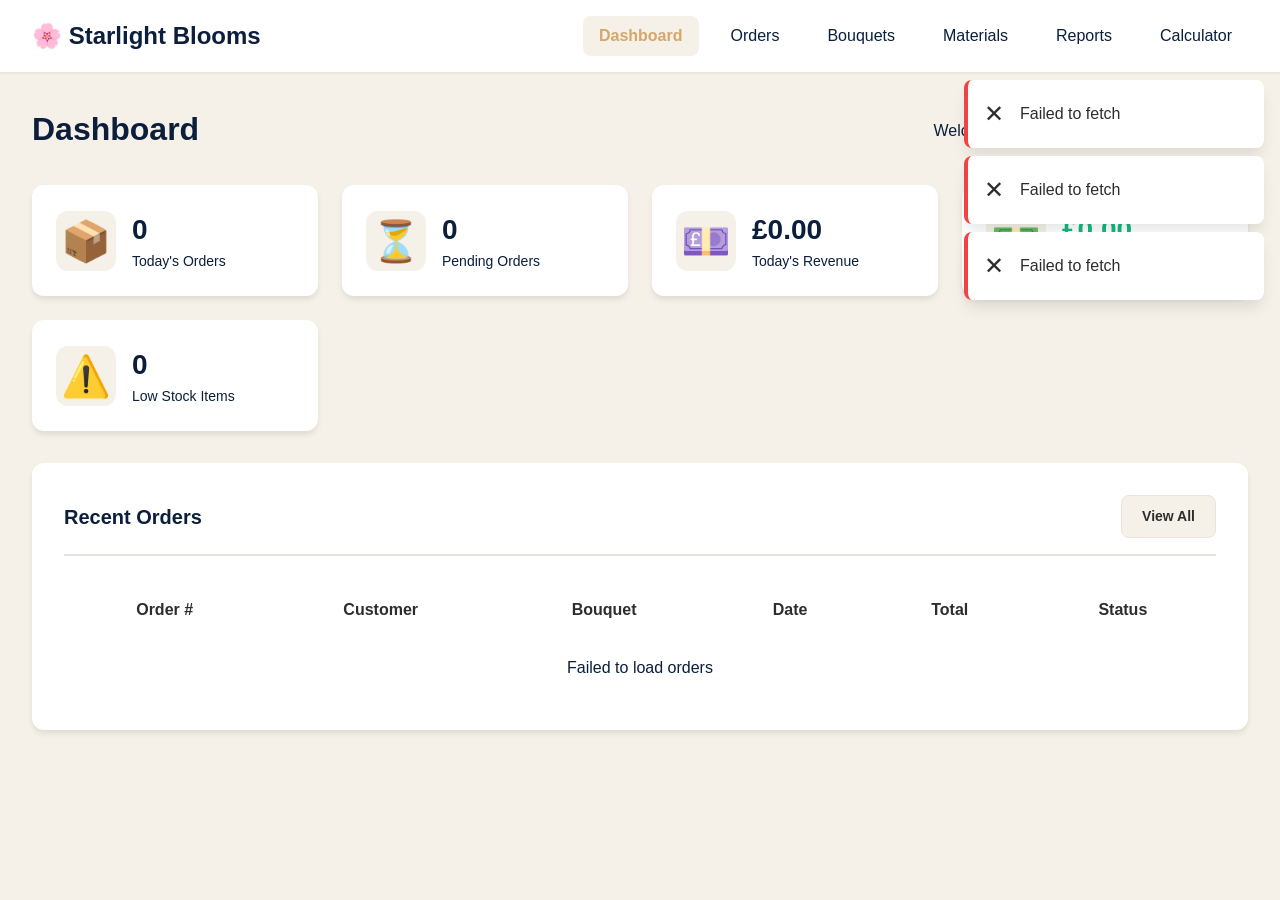
<file: docs/index.html>
<!DOCTYPE html>
<html lang="en">
<head>
    <meta charset="UTF-8">
    <meta name="viewport" content="width=device-width, initial-scale=1.0">
    <title>Dashboard - Starlight Blooms</title>
    <link rel="stylesheet" href="css/main.css">
    <link rel="stylesheet" href="css/dashboard.css">
</head>
<body>
    <nav class="navbar">
        <div class="nav-container">
            <div class="nav-brand">
                <h1>🌸 Starlight Blooms</h1>
            </div>
            <button class="menu-toggle" aria-label="Toggle menu">☰</button>
            <div class="nav-menu">
                <a href="index.html" class="nav-link active">Dashboard</a>
                <a href="orders.html" class="nav-link">Orders</a>
                <a href="bouquets.html" class="nav-link">Bouquets</a>
                <a href="materials.html" class="nav-link">Materials</a>
                <a href="reports.html" class="nav-link">Reports</a>
                <a href="calculator.html" class="nav-link">Calculator</a>
            </div>
        </div>
    </nav>
    <div class="menu-overlay"></div>

    <main class="main-content">
        <div class="container">
            <header class="page-header">
                <h2>Dashboard</h2>
                <p class="subtitle">Welcome to your order management system</p>
            </header>

            <!-- Stats Cards -->
            <div class="stats-grid">
                <div class="stat-card">
                    <div class="stat-icon">📦</div>
                    <div class="stat-info">
                        <h3 id="todayOrders">0</h3>
                        <p>Today's Orders</p>
                    </div>
                </div>
                <div class="stat-card">
                    <div class="stat-icon">⏳</div>
                    <div class="stat-info">
                        <h3 id="pendingOrders">0</h3>
                        <p>Pending Orders</p>
                    </div>
                </div>
                <div class="stat-card">
                    <div class="stat-icon">💷</div>
                    <div class="stat-info">
                        <h3 id="todayRevenue">£0.00</h3>
                        <p>Today's Revenue</p>
                    </div>
                </div>
                <div class="stat-card">
                    <div class="stat-icon">💵</div>
                    <div class="stat-info">
                        <h3 id="todayProfit" style="color: var(--success-color);">£0.00</h3>
                        <p>Today's Profit</p>
                    </div>
                </div>
                <div class="stat-card">
                    <div class="stat-icon">⚠️</div>
                    <div class="stat-info">
                        <h3 id="lowStockCount">0</h3>
                        <p>Low Stock Items</p>
                    </div>
                </div>
            </div>

            <!-- Recent Orders -->
            <section class="dashboard-section">
                <div class="section-header">
                    <h3>Recent Orders</h3>
                    <a href="orders.html" class="btn btn-secondary">View All</a>
                </div>
                <div class="table-container">
                    <table class="data-table" id="recentOrdersTable">
                        <thead>
                            <tr>
                                <th>Order #</th>
                                <th>Customer</th>
                                <th>Bouquet</th>
                                <th>Date</th>
                                <th>Total</th>
                                <th>Status</th>
                            </tr>
                        </thead>
                        <tbody id="recentOrdersBody">
                            <tr>
                                <td colspan="6" class="loading">Loading orders...</td>
                            </tr>
                        </tbody>
                    </table>
                </div>
            </section>

            <!-- Low Stock Alert -->
            <section class="dashboard-section" id="lowStockSection" style="display: none;">
                <div class="section-header">
                    <h3>Low Stock Alert</h3>
                    <a href="materials.html" class="btn btn-secondary">Manage Inventory</a>
                </div>
                <div class="alert-list" id="lowStockList">
                    <!-- Low stock items will be inserted here -->
                </div>
            </section>
        </div>
    </main>

    <!-- Toast Notification Container -->
    <div id="toastContainer" class="toast-container"></div>

    <!-- Scripts -->
    <script src="js/config.js"></script>
    <script src="js/api.js"></script>
    <script src="js/utils.js"></script>
    <script src="js/components/toast.js"></script>
    <script src="js/mobile-nav.js"></script>
    <script src="js/pages/dashboard.js"></script>
</body>
</html>
</file>
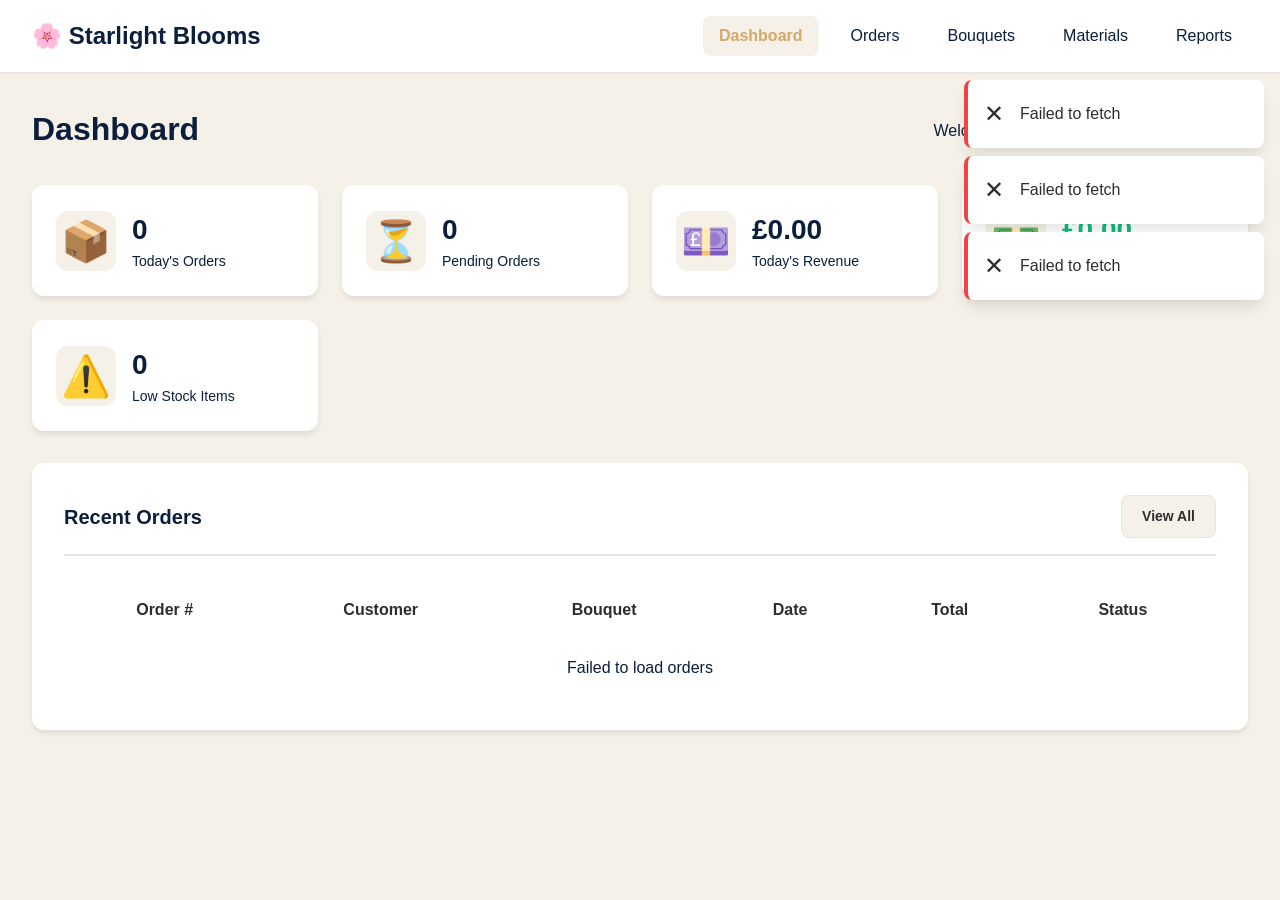
<file: frontend/index.html>
<!DOCTYPE html>
<html lang="en">
<head>
    <meta charset="UTF-8">
    <meta name="viewport" content="width=device-width, initial-scale=1.0">
    <title>Dashboard - Starlight Blooms</title>
    <link rel="stylesheet" href="css/main.css">
    <link rel="stylesheet" href="css/dashboard.css">
</head>
<body>
    <nav class="navbar">
        <div class="nav-container">
            <div class="nav-brand">
                <h1>🌸 Starlight Blooms</h1>
            </div>
            <div class="nav-menu">
                <a href="index.html" class="nav-link active">Dashboard</a>
                <a href="orders.html" class="nav-link">Orders</a>
                <a href="bouquets.html" class="nav-link">Bouquets</a>
                <a href="materials.html" class="nav-link">Materials</a>
                <a href="reports.html" class="nav-link">Reports</a>
            </div>
        </div>
    </nav>

    <main class="main-content">
        <div class="container">
            <header class="page-header">
                <h2>Dashboard</h2>
                <p class="subtitle">Welcome to your order management system</p>
            </header>

            <!-- Stats Cards -->
            <div class="stats-grid">
                <div class="stat-card">
                    <div class="stat-icon">📦</div>
                    <div class="stat-info">
                        <h3 id="todayOrders">0</h3>
                        <p>Today's Orders</p>
                    </div>
                </div>
                <div class="stat-card">
                    <div class="stat-icon">⏳</div>
                    <div class="stat-info">
                        <h3 id="pendingOrders">0</h3>
                        <p>Pending Orders</p>
                    </div>
                </div>
                <div class="stat-card">
                    <div class="stat-icon">💷</div>
                    <div class="stat-info">
                        <h3 id="todayRevenue">£0.00</h3>
                        <p>Today's Revenue</p>
                    </div>
                </div>
                <div class="stat-card">
                    <div class="stat-icon">💵</div>
                    <div class="stat-info">
                        <h3 id="todayProfit" style="color: var(--success-color);">£0.00</h3>
                        <p>Today's Profit</p>
                    </div>
                </div>
                <div class="stat-card">
                    <div class="stat-icon">⚠️</div>
                    <div class="stat-info">
                        <h3 id="lowStockCount">0</h3>
                        <p>Low Stock Items</p>
                    </div>
                </div>
            </div>

            <!-- Recent Orders -->
            <section class="dashboard-section">
                <div class="section-header">
                    <h3>Recent Orders</h3>
                    <a href="orders.html" class="btn btn-secondary">View All</a>
                </div>
                <div class="table-container">
                    <table class="data-table" id="recentOrdersTable">
                        <thead>
                            <tr>
                                <th>Order #</th>
                                <th>Customer</th>
                                <th>Bouquet</th>
                                <th>Date</th>
                                <th>Total</th>
                                <th>Status</th>
                            </tr>
                        </thead>
                        <tbody id="recentOrdersBody">
                            <tr>
                                <td colspan="6" class="loading">Loading orders...</td>
                            </tr>
                        </tbody>
                    </table>
                </div>
            </section>

            <!-- Low Stock Alert -->
            <section class="dashboard-section" id="lowStockSection" style="display: none;">
                <div class="section-header">
                    <h3>Low Stock Alert</h3>
                    <a href="materials.html" class="btn btn-secondary">Manage Inventory</a>
                </div>
                <div class="alert-list" id="lowStockList">
                    <!-- Low stock items will be inserted here -->
                </div>
            </section>
        </div>
    </main>

    <!-- Toast Notification Container -->
    <div id="toastContainer" class="toast-container"></div>

    <!-- Scripts -->
    <script src="js/config.js"></script>
    <script src="js/api.js"></script>
    <script src="js/utils.js"></script>
    <script src="js/components/toast.js"></script>
    <script src="js/pages/dashboard.js"></script>
</body>
</html>
</file>
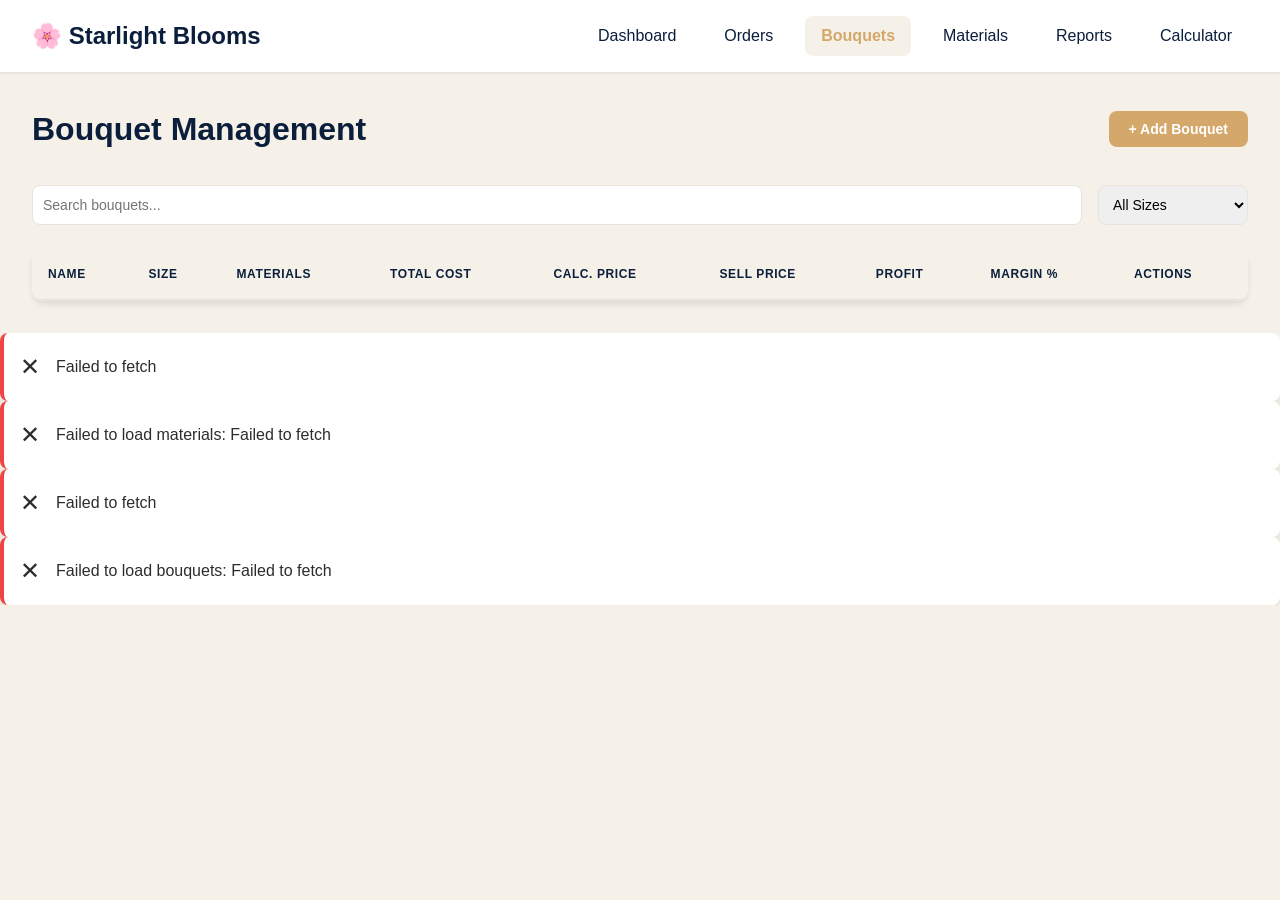
<file: docs/bouquets.html>
<!DOCTYPE html>
<html lang="en">
<head>
    <meta charset="UTF-8">
    <meta name="viewport" content="width=device-width, initial-scale=1.0">
    <title>Bouquets - Starlight Blooms</title>
    <link rel="stylesheet" href="css/main.css">
    <link rel="stylesheet" href="css/tables.css">
    <link rel="stylesheet" href="css/forms.css">
</head>
<body>
    <nav class="navbar">
        <div class="nav-container">
            <div class="nav-brand">
                <h1>🌸 Starlight Blooms</h1>
            </div>
            <button class="menu-toggle" aria-label="Toggle menu">☰</button>
            <div class="nav-menu">
                <a href="index.html" class="nav-link">Dashboard</a>
                <a href="orders.html" class="nav-link">Orders</a>
                <a href="bouquets.html" class="nav-link active">Bouquets</a>
                <a href="materials.html" class="nav-link">Materials</a>
                <a href="reports.html" class="nav-link">Reports</a>
                <a href="calculator.html" class="nav-link">Calculator</a>
            </div>
        </div>
    </nav>
    <div class="menu-overlay"></div>

    <div class="container">

        <main class="main-content">
            <div class="page-header">
                <h2>Bouquet Management</h2>
                <button class="btn btn-primary" id="addBouquetBtn">+ Add Bouquet</button>
            </div>

            <div class="filters">
                <input type="text" id="searchInput" class="search-input" placeholder="Search bouquets...">
                <select id="sizeFilter" class="filter-select">
                    <option value="">All Sizes</option>
                    <option value="small">Small</option>
                    <option value="medium">Medium</option>
                    <option value="large">Large</option>
                </select>
            </div>

            <div class="table-container">
                <table class="data-table" id="bouquetsTable">
                    <thead>
                        <tr>
                            <th>Name</th>
                            <th>Size</th>
                            <th>Materials</th>
                            <th>Total Cost</th>
                            <th>Calc. Price</th>
                            <th>Sell Price</th>
                            <th>Profit</th>
                            <th>Margin %</th>
                            <th>Actions</th>
                        </tr>
                    </thead>
                    <tbody id="bouquetsTableBody">
                        <!-- Populated by JavaScript -->
                    </tbody>
                </table>
                <div id="emptyState" class="empty-state" style="display: none;">
                    <div class="empty-state-icon">💐</div>
                    <p>No bouquets found. Create your first bouquet to get started.</p>
                </div>
            </div>
        </main>
    </div>

    <!-- Add/Edit Bouquet Modal -->
    <div class="modal" id="bouquetModal">
        <div class="modal-content">
            <div class="modal-header">
                <h3 id="modalTitle">Add Bouquet</h3>
                <button class="modal-close" id="closeModal">&times;</button>
            </div>
            <form class="form" id="bouquetForm">
                <div class="form-row">
                    <div class="form-group">
                        <label for="name">Bouquet Name *</label>
                        <input type="text" id="name" name="name" required>
                    </div>
                    <div class="form-group">
                        <label for="size">Size *</label>
                        <select id="size" name="size" required>
                            <option value="">Select size</option>
                            <option value="small">Small (£10 labour)</option>
                            <option value="medium">Medium (£15 labour)</option>
                            <option value="large">Large (£20 labour)</option>
                        </select>
                    </div>
                </div>

                <div class="form-group">
                    <label for="description">Description</label>
                    <textarea id="description" name="description" rows="3"></textarea>
                </div>

                <div class="form-group">
                    <label for="imageUrl">Image URL</label>
                    <input type="url" id="imageUrl" name="imageUrl" placeholder="https://...">
                </div>

                <div class="form-group">
                    <label>Materials</label>
                    <div id="materialsContainer">
                        <!-- Material rows added dynamically -->
                    </div>
                    <button type="button" class="btn btn-secondary" id="addMaterialBtn">+ Add Material</button>
                </div>

                <div class="form-group" id="pricingPreview" style="display: none;">
                    <label>Pricing Preview</label>
                    <div style="background: var(--bg-light); padding: var(--spacing-md); border-radius: var(--radius-md);">
                        <p><strong>Total Cost:</strong> £<span id="previewTotalCost">0.00</span></p>
                        <p><strong>Calculated Sale Price:</strong> £<span id="previewCalcPrice">0.00</span></p>
                        <p><strong>Profit:</strong> £<span id="previewProfit">0.00</span></p>
                        <p><strong>Profit Margin:</strong> <span id="previewMargin">0</span>%</p>
                    </div>
                </div>

                <div class="form-group">
                    <label for="sellPrice">Actual Sell Price (£) *</label>
                    <input type="number" id="sellPrice" name="sellPrice" step="0.01" min="0" required>
                    <small style="color: var(--text-secondary);">Override calculated price if needed</small>
                </div>

                <div class="form-actions">
                    <button type="button" class="btn btn-secondary" id="cancelBtn">Cancel</button>
                    <button type="submit" class="btn btn-primary">Save Bouquet</button>
                </div>
            </form>
        </div>
    </div>

    <!-- View Bouquet Modal -->
    <div class="modal" id="viewBouquetModal">
        <div class="modal-content">
            <div class="modal-header">
                <h3 id="viewModalTitle">Bouquet Details</h3>
                <button class="modal-close" id="closeViewModal">&times;</button>
            </div>
            <div style="padding: var(--spacing-lg);">
                <div id="viewBouquetContent"></div>
            </div>
        </div>
    </div>

    <div id="toastContainer"></div>

    <script src="js/config.js"></script>
    <script src="js/api.js"></script>
    <script src="js/utils.js"></script>
    <script src="js/components/toast.js"></script>
    <script src="js/mobile-nav.js"></script>
    <script src="js/components/modal.js"></script>
    <script src="js/components/searchable-select.js"></script>
    <script src="js/pages/bouquets.js"></script>
</body>
</html>
</file>
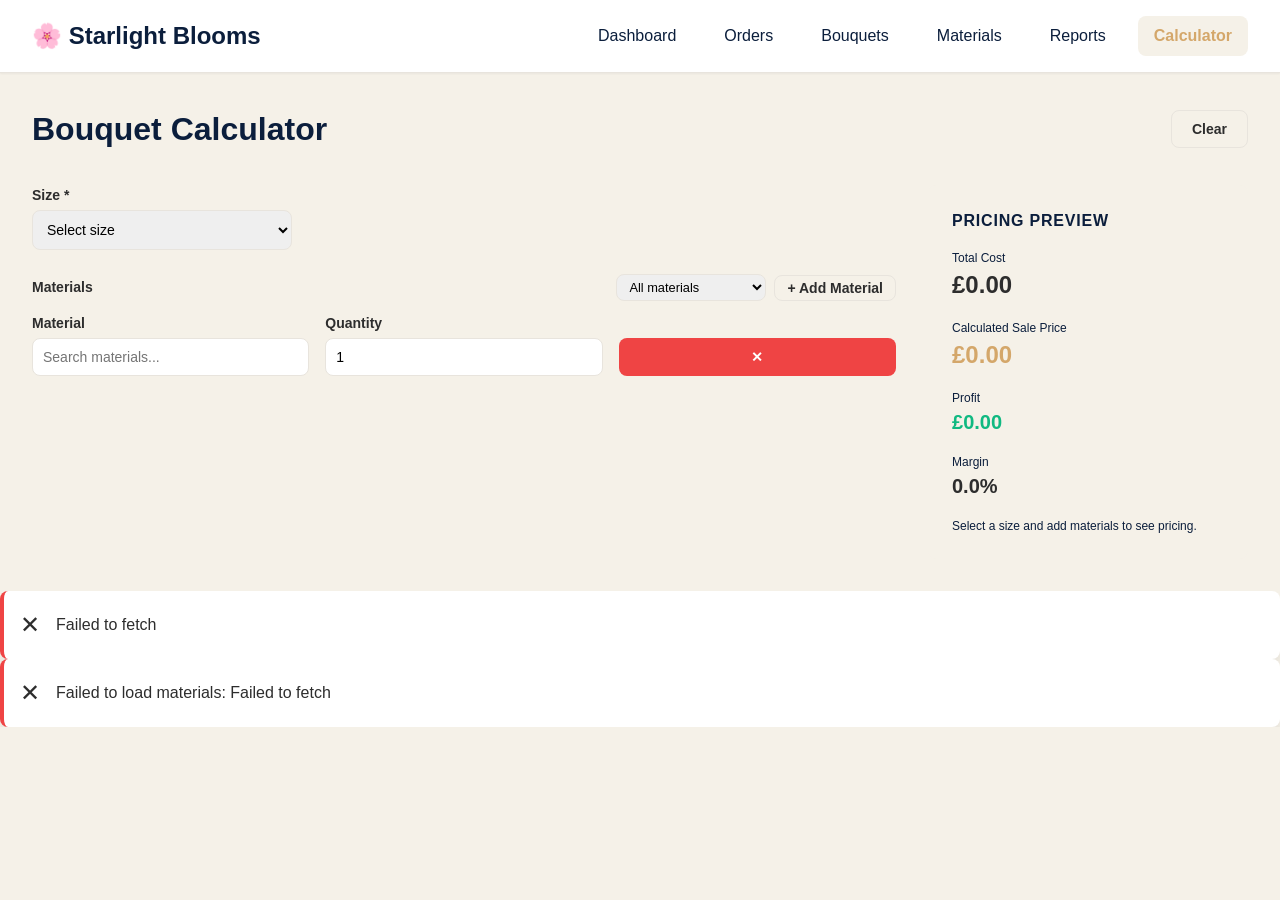
<file: docs/calculator.html>
<!DOCTYPE html>
<html lang="en">
<head>
    <meta charset="UTF-8">
    <meta name="viewport" content="width=device-width, initial-scale=1.0">
    <title>Calculator - Starlight Blooms</title>
    <link rel="stylesheet" href="css/main.css">
    <link rel="stylesheet" href="css/tables.css">
    <link rel="stylesheet" href="css/forms.css">
</head>
<body>
    <nav class="navbar">
        <div class="nav-container">
            <div class="nav-brand">
                <h1>🌸 Starlight Blooms</h1>
            </div>
            <button class="menu-toggle" aria-label="Toggle menu">☰</button>
            <div class="nav-menu">
                <a href="index.html" class="nav-link">Dashboard</a>
                <a href="orders.html" class="nav-link">Orders</a>
                <a href="bouquets.html" class="nav-link">Bouquets</a>
                <a href="materials.html" class="nav-link">Materials</a>
                <a href="reports.html" class="nav-link">Reports</a>
                <a href="calculator.html" class="nav-link active">Calculator</a>
            </div>
        </div>
    </nav>
    <div class="menu-overlay"></div>

    <div class="container">
        <main class="main-content">
            <div class="page-header">
                <h2>Bouquet Calculator</h2>
                <button class="btn btn-secondary" id="clearBtn">Clear</button>
            </div>

            <div style="display: grid; grid-template-columns: 1fr 320px; gap: var(--spacing-xl); align-items: start;">

                <!-- Left: Materials Input -->
                <div>
                    <div class="form-group">
                        <label for="calcSize">Size *</label>
                        <select id="calcSize" class="filter-select" style="width: 100%; max-width: 260px;">
                            <option value="">Select size</option>
                            <option value="small">Small (£10 labour)</option>
                            <option value="medium">Medium (£15 labour)</option>
                            <option value="large">Large (£20 labour)</option>
                        </select>
                    </div>

                    <div class="form-group" style="margin-top: var(--spacing-lg);">
                        <div style="display: flex; justify-content: space-between; align-items: center; margin-bottom: var(--spacing-sm);">
                            <label style="margin: 0;">Materials</label>
                            <div style="display: flex; gap: var(--spacing-sm); align-items: center;">
                                <select id="calcStockFilter" class="filter-select" style="font-size: 0.8rem; padding: 0.25rem 0.5rem;">
                                    <option value="">All materials</option>
                                    <option value="in_stock">In stock only</option>
                                    <option value="low_stock">Low stock only</option>
                                    <option value="out_of_stock">Out of stock only</option>
                                </select>
                                <button type="button" class="btn btn-secondary" id="addCalcMaterialBtn" style="padding: 0.25rem 0.75rem; font-size: 0.875rem;">+ Add Material</button>
                            </div>
                        </div>
                        <div id="calcMaterialsContainer"></div>
                    </div>
                </div>

                <!-- Right: Pricing Preview -->
                <div id="calcPricingPreview" style="background: var(--bg-light); padding: var(--spacing-lg); border-radius: var(--radius-md); position: sticky; top: var(--spacing-lg);">
                    <h3 style="margin: 0 0 var(--spacing-md) 0; font-size: 1rem; text-transform: uppercase; color: var(--text-secondary); letter-spacing: 0.05em;">Pricing Preview</h3>
                    <div style="display: grid; gap: var(--spacing-md);">
                        <div>
                            <p style="margin: 0; font-size: 0.75rem; color: var(--text-secondary);">Total Cost</p>
                            <p style="margin: 0; font-size: 1.5rem; font-weight: 700;">£<span id="calcTotalCost">0.00</span></p>
                        </div>
                        <div>
                            <p style="margin: 0; font-size: 0.75rem; color: var(--text-secondary);">Calculated Sale Price</p>
                            <p style="margin: 0; font-size: 1.5rem; font-weight: 700; color: var(--primary-color);">£<span id="calcSalePrice">0.00</span></p>
                        </div>
                        <div>
                            <p style="margin: 0; font-size: 0.75rem; color: var(--text-secondary);">Profit</p>
                            <p style="margin: 0; font-size: 1.25rem; font-weight: 600; color: var(--success-color);">£<span id="calcProfit">0.00</span></p>
                        </div>
                        <div>
                            <p style="margin: 0; font-size: 0.75rem; color: var(--text-secondary);">Margin</p>
                            <p style="margin: 0; font-size: 1.25rem; font-weight: 600;"><span id="calcMargin">0.0</span>%</p>
                        </div>
                    </div>
                    <p id="calcPreviewNote" style="margin: var(--spacing-md) 0 0 0; font-size: 0.75rem; color: var(--text-secondary);">Select a size and add materials to see pricing.</p>
                </div>
            </div>
        </main>
    </div>

    <div id="toastContainer"></div>

    <script src="js/config.js"></script>
    <script src="js/api.js"></script>
    <script src="js/utils.js"></script>
    <script src="js/components/toast.js"></script>
    <script src="js/mobile-nav.js"></script>
    <script src="js/components/searchable-select.js"></script>
    <script src="js/pages/calculator.js"></script>
</body>
</html>
</file>
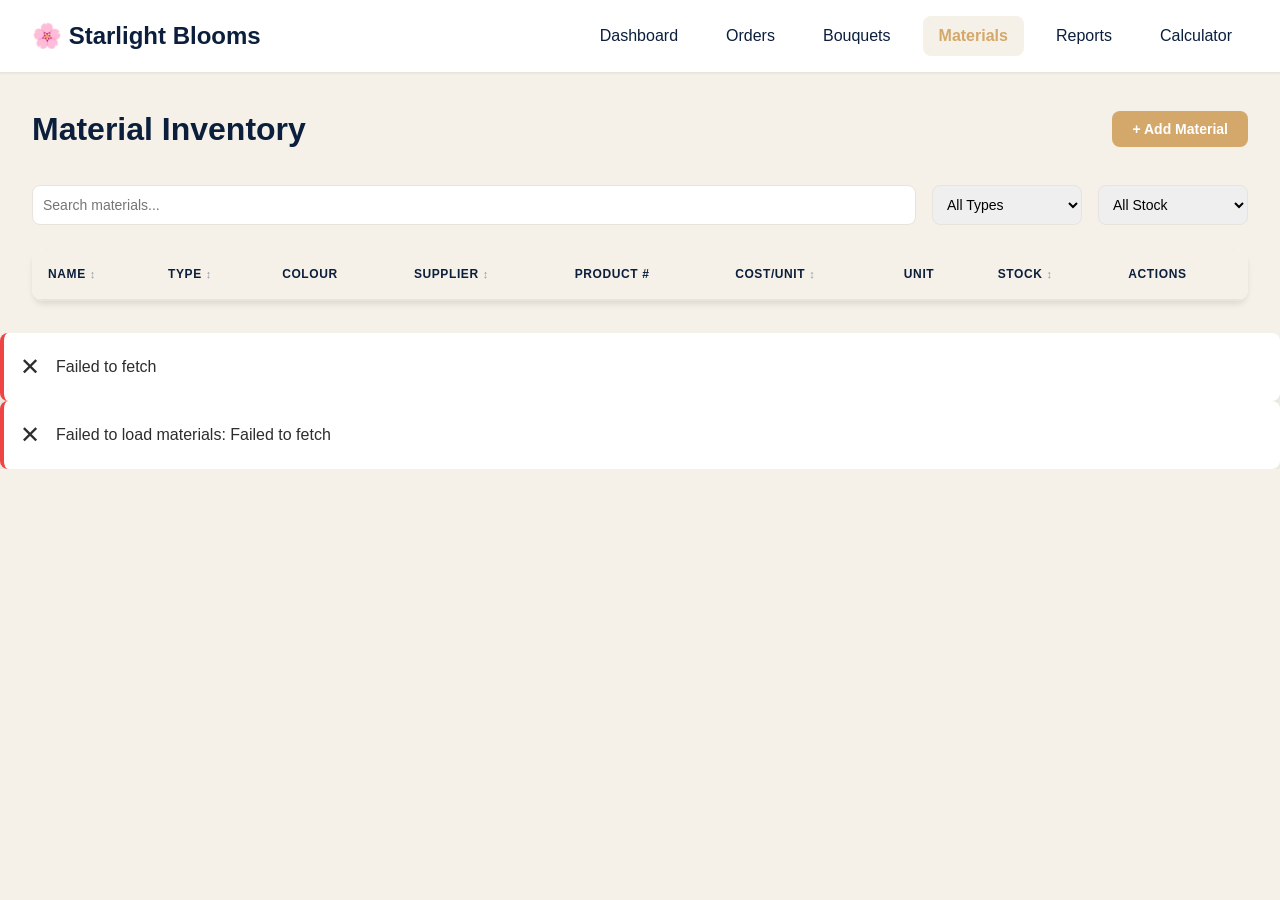
<file: docs/materials.html>
<!DOCTYPE html>
<html lang="en">
<head>
    <meta charset="UTF-8">
    <meta name="viewport" content="width=device-width, initial-scale=1.0">
    <title>Materials - Starlight Blooms</title>
    <link rel="stylesheet" href="css/main.css">
    <link rel="stylesheet" href="css/tables.css">
    <link rel="stylesheet" href="css/forms.css">
    <style>
        th.sortable { cursor: pointer; user-select: none; white-space: nowrap; }
        th.sortable:hover { background: var(--bg-light); }
        .sort-icon { font-size: 0.7rem; opacity: 0.4; }
        th.sort-asc .sort-icon, th.sort-desc .sort-icon { opacity: 1; }
        th.sort-asc .sort-icon::after { content: '↑'; }
        th.sort-desc .sort-icon::after { content: '↓'; }
        th.sort-asc .sort-icon, th.sort-desc .sort-icon { font-size: 0.8rem; }
    </style>
</head>
<body>
    <nav class="navbar">
        <div class="nav-container">
            <div class="nav-brand">
                <h1>🌸 Starlight Blooms</h1>
            </div>
            <button class="menu-toggle" aria-label="Toggle menu">☰</button>
            <div class="nav-menu">
                <a href="index.html" class="nav-link">Dashboard</a>
                <a href="orders.html" class="nav-link">Orders</a>
                <a href="bouquets.html" class="nav-link">Bouquets</a>
                <a href="materials.html" class="nav-link active">Materials</a>
                <a href="reports.html" class="nav-link">Reports</a>
                <a href="calculator.html" class="nav-link">Calculator</a>
            </div>
        </div>
    </nav>
    <div class="menu-overlay"></div>

    <div class="container">

        <main class="main-content">
            <div class="page-header">
                <h2>Material Inventory</h2>
                <button class="btn btn-primary" id="addMaterialBtn">+ Add Material</button>
            </div>

            <div class="filters">
                <input type="text" id="searchInput" class="search-input" placeholder="Search materials...">
                <select id="typeFilter" class="filter-select">
                    <option value="">All Types</option>
                    <option value="Flower">Flowers</option>
                    <option value="Hard Material">Hard Materials</option>
                </select>
                <select id="stockFilter" class="filter-select">
                    <option value="">All Stock</option>
                    <option value="in_stock">In Stock</option>
                    <option value="low_stock">Low Stock</option>
                    <option value="out_of_stock">Out of Stock</option>
                </select>
            </div>

            <div class="table-container">
                <table class="data-table" id="materialsTable">
                    <thead>
                        <tr>
                            <th class="sortable" data-col="name">Name <span class="sort-icon">↕</span></th>
                            <th class="sortable" data-col="type">Type <span class="sort-icon">↕</span></th>
                            <th>Colour</th>
                            <th class="sortable" data-col="supplier">Supplier <span class="sort-icon">↕</span></th>
                            <th>Product #</th>
                            <th class="sortable" data-col="cost_per_unit">Cost/Unit <span class="sort-icon">↕</span></th>
                            <th>Unit</th>
                            <th class="sortable" data-col="current_stock">Stock <span class="sort-icon">↕</span></th>
                            <th>Actions</th>
                        </tr>
                    </thead>
                    <tbody id="materialsTableBody">
                        <!-- Populated by JavaScript -->
                    </tbody>
                </table>
                <div id="emptyState" class="empty-state" style="display: none;">
                    <div class="empty-state-icon">📦</div>
                    <p>No materials found. Add your first material to get started.</p>
                </div>
            </div>
        </main>
    </div>

    <!-- Add/Edit Material Modal -->
    <div class="modal" id="materialModal">
        <div class="modal-content">
            <div class="modal-header">
                <h3 id="modalTitle">Add Material</h3>
                <button class="modal-close" id="closeModal">&times;</button>
            </div>
            <form class="form" id="materialForm">
                <div class="form-row">
                    <div class="form-group">
                        <label for="name">Material Name *</label>
                        <input type="text" id="name" name="name" required>
                    </div>
                    <div class="form-group">
                        <label for="type">Type *</label>
                        <select id="type" name="type" required>
                            <option value="">Select type</option>
                            <option value="Flower">Flower</option>
                            <option value="Hard Material">Hard Material</option>
                        </select>
                    </div>
                </div>

                <div class="form-row">
                    <div class="form-group">
                        <label for="supplier">Supplier</label>
                        <input type="text" id="supplier" name="supplier">
                    </div>
                    <div class="form-group">
                        <label for="productNumber">Product Number</label>
                        <input type="text" id="productNumber" name="productNumber">
                    </div>
                </div>

                <div class="form-group">
                    <label for="colour">Colour</label>
                    <input type="text" id="colour" name="colour" placeholder="e.g. Red, White, Blush Pink">
                </div>

                <div class="form-row">
                    <div class="form-group">
                        <label for="costPerUnit">Cost per Unit (£) *</label>
                        <input type="number" id="costPerUnit" name="costPerUnit" step="0.00001" min="0" required>
                    </div>
                    <div class="form-group">
                        <label for="unit">Unit *</label>
                        <select id="unit" name="unit" required>
                            <option value="">Select unit</option>
                            <option value="stem">Stem</option>
                            <option value="bunch">Bunch</option>
                            <option value="meter">Meter</option>
                            <option value="piece">Piece</option>
                            <option value="roll">Roll</option>
                        </select>
                    </div>
                </div>

                <div class="form-row">
                    <div class="form-group">
                        <label for="currentStock">Current Stock</label>
                        <input type="number" id="currentStock" name="currentStock" min="0" step="0.01" value="0">
                    </div>
                    <div class="form-group">
                        <label for="lowStockThreshold">Low Stock Alert Threshold</label>
                        <input type="number" id="lowStockThreshold" name="lowStockThreshold" min="0" step="0.01" value="10">
                        <small style="color: var(--text-secondary);">Alert when stock falls below this value</small>
                    </div>
                </div>

                <div class="form-actions">
                    <button type="button" class="btn btn-secondary" id="cancelBtn">Cancel</button>
                    <button type="submit" class="btn btn-primary">Save Material</button>
                </div>
            </form>
        </div>
    </div>

    <div id="toastContainer"></div>

    <script src="js/config.js"></script>
    <script src="js/api.js"></script>
    <script src="js/utils.js"></script>
    <script src="js/components/toast.js"></script>
    <script src="js/mobile-nav.js"></script>
    <script src="js/components/modal.js"></script>
    <script src="js/pages/materials.js"></script>
</body>
</html>
</file>
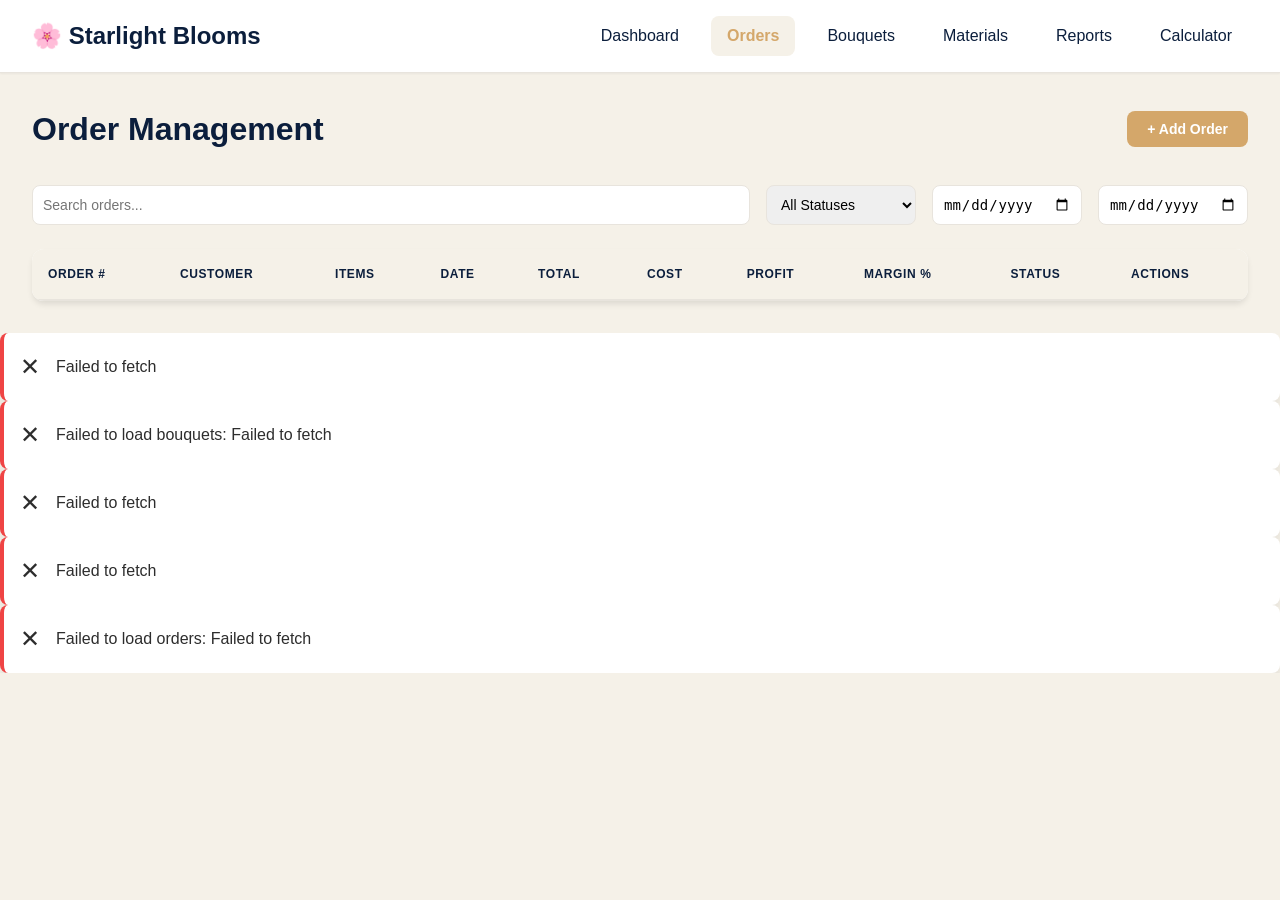
<file: docs/orders.html>
<!DOCTYPE html>
<html lang="en">
<head>
    <meta charset="UTF-8">
    <meta name="viewport" content="width=device-width, initial-scale=1.0">
    <title>Orders - Starlight Blooms</title>
    <link rel="stylesheet" href="css/main.css">
    <link rel="stylesheet" href="css/tables.css">
    <link rel="stylesheet" href="css/forms.css">
</head>
<body>
    <nav class="navbar">
        <div class="nav-container">
            <div class="nav-brand">
                <h1>🌸 Starlight Blooms</h1>
            </div>
            <button class="menu-toggle" aria-label="Toggle menu">☰</button>
            <div class="nav-menu">
                <a href="index.html" class="nav-link">Dashboard</a>
                <a href="orders.html" class="nav-link active">Orders</a>
                <a href="bouquets.html" class="nav-link">Bouquets</a>
                <a href="materials.html" class="nav-link">Materials</a>
                <a href="reports.html" class="nav-link">Reports</a>
                <a href="calculator.html" class="nav-link">Calculator</a>
            </div>
        </div>
    </nav>
    <div class="menu-overlay"></div>

    <div class="container">

        <main class="main-content">
            <div class="page-header">
                <h2>Order Management</h2>
                <button class="btn btn-primary" id="addOrderBtn">+ Add Order</button>
            </div>

            <div class="filters">
                <input type="text" id="searchInput" class="search-input" placeholder="Search orders...">
                <select id="statusFilter" class="filter-select">
                    <option value="">All Statuses</option>
                    <option value="pending">Pending</option>
                    <option value="dispatched">Dispatched</option>
                    <option value="complete">Complete</option>
                    <option value="cancelled">Cancelled</option>
                </select>
                <input type="date" id="startDate" class="filter-input" placeholder="Start date">
                <input type="date" id="endDate" class="filter-input" placeholder="End date">
            </div>

            <div class="table-container">
                <table class="data-table" id="ordersTable">
                    <thead>
                        <tr>
                            <th>Order #</th>
                            <th>Customer</th>
                            <th>Items</th>
                            <th>Date</th>
                            <th>Total</th>
                            <th>Cost</th>
                            <th>Profit</th>
                            <th>Margin %</th>
                            <th>Status</th>
                            <th>Actions</th>
                        </tr>
                    </thead>
                    <tbody id="ordersTableBody">
                        <!-- Populated by JavaScript -->
                    </tbody>
                </table>
                <div id="emptyState" class="empty-state" style="display: none;">
                    <div class="empty-state-icon">📦</div>
                    <p>No orders found. Create your first order to get started.</p>
                </div>
            </div>
        </main>
    </div>

    <!-- Add/Edit Order Modal -->
    <div class="modal" id="orderModal">
        <div class="modal-content">
            <div class="modal-header">
                <h3 id="modalTitle">Create New Order</h3>
                <button class="modal-close" id="closeModal">&times;</button>
            </div>
            <form class="form" id="orderForm">
                <div class="form-group">
                    <label for="customerName">Customer Name *</label>
                    <input type="text" id="customerName" name="customerName" required>
                </div>

                <div class="form-row">
                    <div class="form-group">
                        <label for="date">Date *</label>
                        <input type="date" id="date" name="date" required>
                    </div>
                    <div class="form-group">
                        <label for="status">Status *</label>
                        <select id="status" name="status" required>
                            <option value="pending">Pending</option>
                            <option value="dispatched">Dispatched</option>
                            <option value="complete">Complete</option>
                            <option value="cancelled">Cancelled</option>
                        </select>
                    </div>
                </div>

                <div class="form-group">
                    <label for="trackingNumber">Tracking Number</label>
                    <input type="text" id="trackingNumber" name="trackingNumber" placeholder="Required when dispatching">
                </div>

                <div class="form-group">
                    <label for="deliveryAddress">Delivery Address *</label>
                    <textarea id="deliveryAddress" name="deliveryAddress" rows="2" required></textarea>
                </div>

                <div class="form-group">
                    <div style="display: flex; justify-content: space-between; align-items: center; margin-bottom: var(--spacing-sm);">
                        <label style="margin: 0;">Bouquets *</label>
                        <button type="button" class="btn btn-secondary" id="addItemBtn" style="padding: 0.25rem 0.75rem; font-size: 0.875rem;">+ Add Bouquet</button>
                    </div>
                    <div id="orderItemsContainer"></div>
                </div>

                <div class="form-row">
                    <div class="form-group">
                        <label for="totalPrice">Total Price (£) *</label>
                        <input type="number" id="totalPrice" name="totalPrice" step="0.01" min="0" required>
                    </div>
                    <div class="form-group">
                        <label for="deliveryType">Delivery Type *</label>
                        <select id="deliveryType" name="deliveryType" required>
                            <option value="standard">Standard Delivery</option>
                            <option value="next_day">Next Day Delivery</option>
                        </select>
                    </div>
                </div>

                <div class="form-group">
                    <label for="notes">Notes</label>
                    <textarea id="notes" name="notes" rows="3"></textarea>
                </div>

                <div class="form-actions">
                    <button type="button" class="btn btn-secondary" id="cancelBtn">Cancel</button>
                    <button type="submit" class="btn btn-primary">Save Order</button>
                </div>
            </form>
        </div>
    </div>

    <!-- Actual Materials Modal -->
    <div class="modal" id="actualMaterialsModal">
        <div class="modal-content" style="max-width: 700px;">
            <div class="modal-header">
                <h3>Actual Materials Used</h3>
                <button class="modal-close" id="closeActualMaterialsModal">&times;</button>
            </div>
            <div style="padding: var(--spacing-lg);">
                <div style="display: flex; justify-content: space-between; align-items: center; margin-bottom: var(--spacing-md);">
                    <p style="margin: 0; color: var(--text-secondary); font-size: 0.875rem;">
                        Record the materials actually used to fulfil this order. This overrides the bouquet recipe for cost calculation.
                    </p>
                    <select id="actualMaterialsStockFilter" class="filter-select" style="font-size: 0.8rem; padding: 0.25rem 0.5rem; flex-shrink: 0; margin-left: var(--spacing-md);">
                        <option value="">All materials</option>
                        <option value="in_stock">In stock only</option>
                        <option value="low_stock">Low stock only</option>
                        <option value="out_of_stock">Out of stock only</option>
                    </select>
                </div>
                <div id="actualMaterialsAccordion"></div>
                <div class="form-actions" style="margin-top: var(--spacing-lg);">
                    <button type="button" class="btn btn-secondary" id="cancelActualMaterialsBtn">Cancel</button>
                    <button type="button" class="btn btn-primary" id="saveActualMaterialsBtn">Save Actual Materials</button>
                </div>
            </div>
        </div>
    </div>

    <div id="toastContainer"></div>

    <script src="js/config.js"></script>
    <script src="js/api.js"></script>
    <script src="js/utils.js"></script>
    <script src="js/components/toast.js"></script>
    <script src="js/mobile-nav.js"></script>
    <script src="js/components/modal.js"></script>
    <script src="js/components/searchable-select.js"></script>
    <script src="js/pages/orders.js"></script>
</body>
</html>
</file>
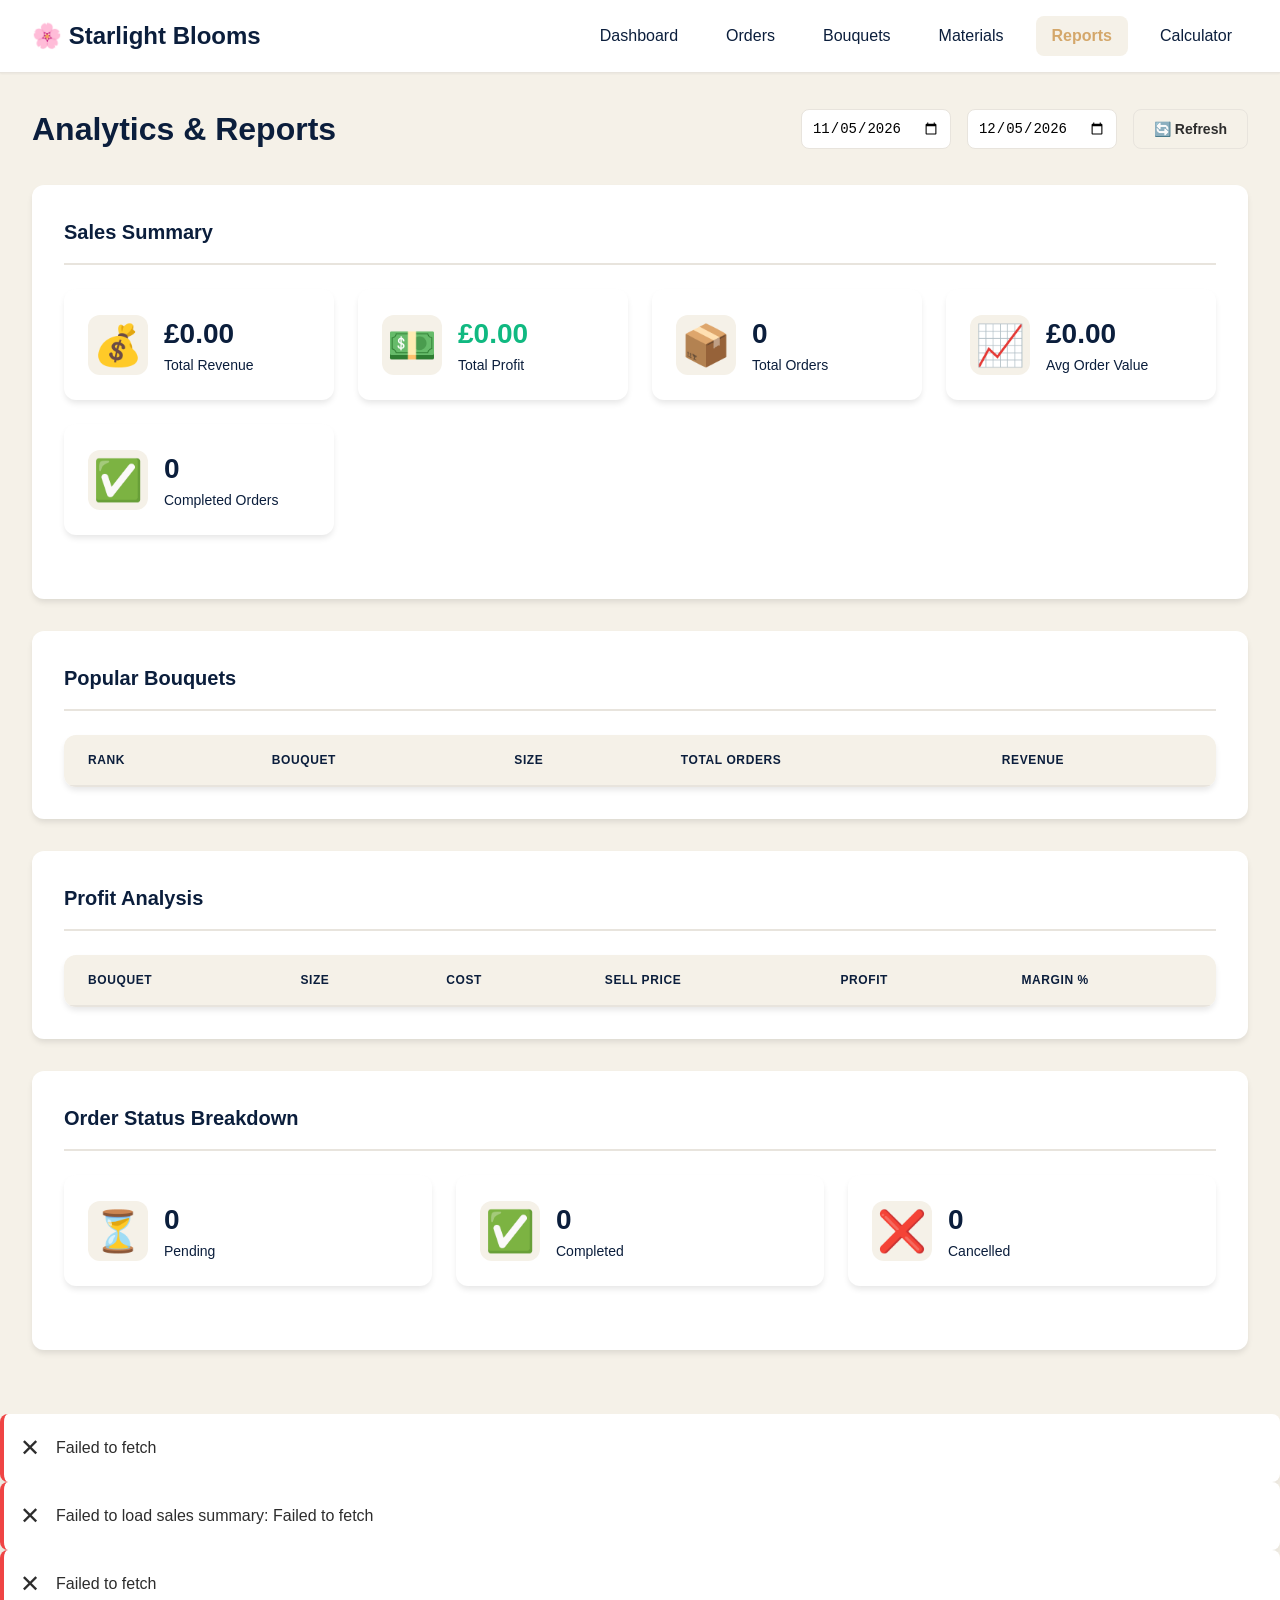
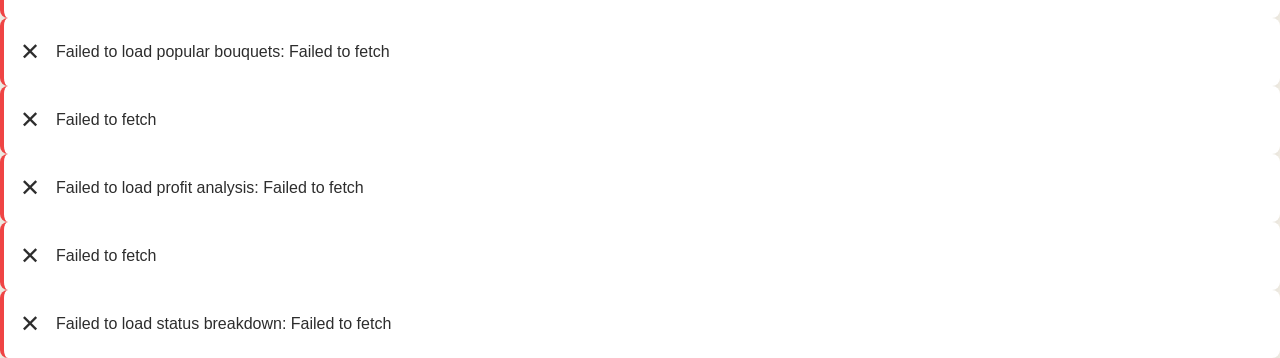
<file: docs/reports.html>
<!DOCTYPE html>
<html lang="en">
<head>
    <meta charset="UTF-8">
    <meta name="viewport" content="width=device-width, initial-scale=1.0">
    <title>Reports - Starlight Blooms</title>
    <link rel="stylesheet" href="css/main.css">
    <link rel="stylesheet" href="css/tables.css">
    <link rel="stylesheet" href="css/forms.css">
    <link rel="stylesheet" href="css/dashboard.css">
</head>
<body>
    <nav class="navbar">
        <div class="nav-container">
            <div class="nav-brand">
                <h1>🌸 Starlight Blooms</h1>
            </div>
            <button class="menu-toggle" aria-label="Toggle menu">☰</button>
            <div class="nav-menu">
                <a href="index.html" class="nav-link">Dashboard</a>
                <a href="orders.html" class="nav-link">Orders</a>
                <a href="bouquets.html" class="nav-link">Bouquets</a>
                <a href="materials.html" class="nav-link">Materials</a>
                <a href="reports.html" class="nav-link active">Reports</a>
                <a href="calculator.html" class="nav-link">Calculator</a>
            </div>
        </div>
    </nav>
    <div class="menu-overlay"></div>

    <div class="container">

        <main class="main-content">
            <div class="page-header">
                <h2>Analytics & Reports</h2>
                <div style="display: flex; gap: var(--spacing-md);">
                    <input type="date" id="startDate" class="filter-input">
                    <input type="date" id="endDate" class="filter-input">
                    <button class="btn btn-secondary" id="refreshBtn">🔄 Refresh</button>
                </div>
            </div>

            <!-- Sales Summary -->
            <div class="dashboard-section">
                <div class="section-header">
                    <h3>Sales Summary</h3>
                </div>
                <div class="stats-grid" id="salesSummary">
                    <div class="stat-card">
                        <div class="stat-icon">💰</div>
                        <div class="stat-info">
                            <h3 id="totalRevenue">£0.00</h3>
                            <p>Total Revenue</p>
                        </div>
                    </div>
                    <div class="stat-card">
                        <div class="stat-icon">💵</div>
                        <div class="stat-info">
                            <h3 id="totalProfit" style="color: var(--success-color);">£0.00</h3>
                            <p>Total Profit</p>
                        </div>
                    </div>
                    <div class="stat-card">
                        <div class="stat-icon">📦</div>
                        <div class="stat-info">
                            <h3 id="totalOrders">0</h3>
                            <p>Total Orders</p>
                        </div>
                    </div>
                    <div class="stat-card">
                        <div class="stat-icon">📈</div>
                        <div class="stat-info">
                            <h3 id="avgOrderValue">£0.00</h3>
                            <p>Avg Order Value</p>
                        </div>
                    </div>
                    <div class="stat-card">
                        <div class="stat-icon">✅</div>
                        <div class="stat-info">
                            <h3 id="completedOrders">0</h3>
                            <p>Completed Orders</p>
                        </div>
                    </div>
                </div>
            </div>

            <!-- Popular Bouquets -->
            <div class="dashboard-section">
                <div class="section-header">
                    <h3>Popular Bouquets</h3>
                </div>
                <div class="table-container">
                    <table class="data-table">
                        <thead>
                            <tr>
                                <th>Rank</th>
                                <th>Bouquet</th>
                                <th>Size</th>
                                <th>Total Orders</th>
                                <th>Revenue</th>
                            </tr>
                        </thead>
                        <tbody id="popularBouquetsTable">
                            <!-- Populated by JavaScript -->
                        </tbody>
                    </table>
                    <div id="popularBouquetsEmpty" class="empty-state" style="display: none;">
                        <div class="empty-state-icon">💐</div>
                        <p>No order data available for the selected period.</p>
                    </div>
                </div>
            </div>

            <!-- Profit Analysis -->
            <div class="dashboard-section">
                <div class="section-header">
                    <h3>Profit Analysis</h3>
                </div>
                <div class="table-container">
                    <table class="data-table">
                        <thead>
                            <tr>
                                <th>Bouquet</th>
                                <th>Size</th>
                                <th>Cost</th>
                                <th>Sell Price</th>
                                <th>Profit</th>
                                <th>Margin %</th>
                            </tr>
                        </thead>
                        <tbody id="profitAnalysisTable">
                            <!-- Populated by JavaScript -->
                        </tbody>
                    </table>
                    <div id="profitAnalysisEmpty" class="empty-state" style="display: none;">
                        <div class="empty-state-icon">📊</div>
                        <p>No bouquets available for analysis.</p>
                    </div>
                </div>
            </div>

            <!-- Order Status Breakdown -->
            <div class="dashboard-section">
                <div class="section-header">
                    <h3>Order Status Breakdown</h3>
                </div>
                <div class="stats-grid" id="statusBreakdown">
                    <div class="stat-card">
                        <div class="stat-icon">⏳</div>
                        <div class="stat-info">
                            <h3 id="pendingCount">0</h3>
                            <p>Pending</p>
                        </div>
                    </div>
                    <div class="stat-card">
                        <div class="stat-icon">✅</div>
                        <div class="stat-info">
                            <h3 id="completedCount">0</h3>
                            <p>Completed</p>
                        </div>
                    </div>
                    <div class="stat-card">
                        <div class="stat-icon">❌</div>
                        <div class="stat-info">
                            <h3 id="cancelledCount">0</h3>
                            <p>Cancelled</p>
                        </div>
                    </div>
                </div>
            </div>
        </main>
    </div>

    <div id="toastContainer"></div>

    <script src="js/config.js"></script>
    <script src="js/api.js"></script>
    <script src="js/utils.js"></script>
    <script src="js/components/toast.js"></script>
    <script src="js/mobile-nav.js"></script>
    <script src="js/pages/reports.js"></script>
</body>
</html>
</file>
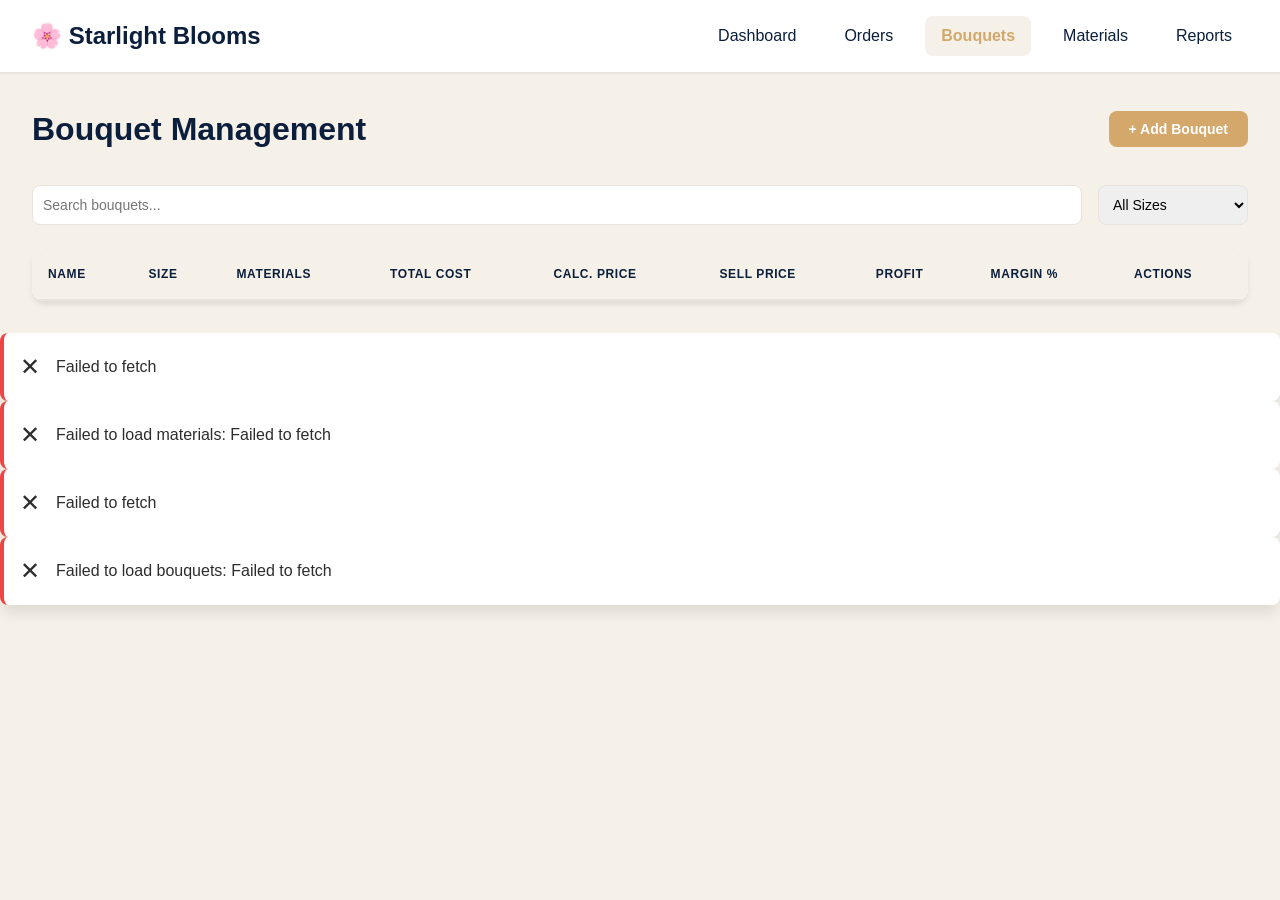
<file: frontend/bouquets.html>
<!DOCTYPE html>
<html lang="en">
<head>
    <meta charset="UTF-8">
    <meta name="viewport" content="width=device-width, initial-scale=1.0">
    <title>Bouquets - Starlight Blooms</title>
    <link rel="stylesheet" href="css/main.css">
    <link rel="stylesheet" href="css/tables.css">
    <link rel="stylesheet" href="css/forms.css">
</head>
<body>
    <nav class="navbar">
        <div class="nav-container">
            <div class="nav-brand">
                <h1>🌸 Starlight Blooms</h1>
            </div>
            <div class="nav-menu">
                <a href="index.html" class="nav-link">Dashboard</a>
                <a href="orders.html" class="nav-link">Orders</a>
                <a href="bouquets.html" class="nav-link active">Bouquets</a>
                <a href="materials.html" class="nav-link">Materials</a>
                <a href="reports.html" class="nav-link">Reports</a>
            </div>
        </div>
    </nav>

    <div class="container">

        <main class="main-content">
            <div class="page-header">
                <h2>Bouquet Management</h2>
                <button class="btn btn-primary" id="addBouquetBtn">+ Add Bouquet</button>
            </div>

            <div class="filters">
                <input type="text" id="searchInput" class="search-input" placeholder="Search bouquets...">
                <select id="sizeFilter" class="filter-select">
                    <option value="">All Sizes</option>
                    <option value="small">Small</option>
                    <option value="medium">Medium</option>
                    <option value="large">Large</option>
                </select>
            </div>

            <div class="table-container">
                <table class="data-table" id="bouquetsTable">
                    <thead>
                        <tr>
                            <th>Name</th>
                            <th>Size</th>
                            <th>Materials</th>
                            <th>Total Cost</th>
                            <th>Calc. Price</th>
                            <th>Sell Price</th>
                            <th>Profit</th>
                            <th>Margin %</th>
                            <th>Actions</th>
                        </tr>
                    </thead>
                    <tbody id="bouquetsTableBody">
                        <!-- Populated by JavaScript -->
                    </tbody>
                </table>
                <div id="emptyState" class="empty-state" style="display: none;">
                    <div class="empty-state-icon">💐</div>
                    <p>No bouquets found. Create your first bouquet to get started.</p>
                </div>
            </div>
        </main>
    </div>

    <!-- Add/Edit Bouquet Modal -->
    <div class="modal" id="bouquetModal">
        <div class="modal-content">
            <div class="modal-header">
                <h3 id="modalTitle">Add Bouquet</h3>
                <button class="modal-close" id="closeModal">&times;</button>
            </div>
            <form class="form" id="bouquetForm">
                <div class="form-row">
                    <div class="form-group">
                        <label for="name">Bouquet Name *</label>
                        <input type="text" id="name" name="name" required>
                    </div>
                    <div class="form-group">
                        <label for="size">Size *</label>
                        <select id="size" name="size" required>
                            <option value="">Select size</option>
                            <option value="small">Small (£10 labour)</option>
                            <option value="medium">Medium (£15 labour)</option>
                            <option value="large">Large (£20 labour)</option>
                        </select>
                    </div>
                </div>

                <div class="form-group">
                    <label for="description">Description</label>
                    <textarea id="description" name="description" rows="3"></textarea>
                </div>

                <div class="form-group">
                    <label for="imageUrl">Image URL</label>
                    <input type="url" id="imageUrl" name="imageUrl" placeholder="https://...">
                </div>

                <div class="form-group">
                    <label>Materials</label>
                    <div id="materialsContainer">
                        <!-- Material rows added dynamically -->
                    </div>
                    <button type="button" class="btn btn-secondary" id="addMaterialBtn">+ Add Material</button>
                </div>

                <div class="form-group" id="pricingPreview" style="display: none;">
                    <label>Pricing Preview</label>
                    <div style="background: var(--bg-light); padding: var(--spacing-md); border-radius: var(--radius-md);">
                        <p><strong>Total Cost:</strong> £<span id="previewTotalCost">0.00</span></p>
                        <p><strong>Calculated Sale Price:</strong> £<span id="previewCalcPrice">0.00</span></p>
                        <p><strong>Profit:</strong> £<span id="previewProfit">0.00</span></p>
                        <p><strong>Profit Margin:</strong> <span id="previewMargin">0</span>%</p>
                    </div>
                </div>

                <div class="form-group">
                    <label for="sellPrice">Actual Sell Price (£) *</label>
                    <input type="number" id="sellPrice" name="sellPrice" step="0.01" min="0" required>
                    <small style="color: var(--text-secondary);">Override calculated price if needed</small>
                </div>

                <div class="form-actions">
                    <button type="button" class="btn btn-secondary" id="cancelBtn">Cancel</button>
                    <button type="submit" class="btn btn-primary">Save Bouquet</button>
                </div>
            </form>
        </div>
    </div>

    <!-- View Bouquet Modal -->
    <div class="modal" id="viewBouquetModal">
        <div class="modal-content">
            <div class="modal-header">
                <h3 id="viewModalTitle">Bouquet Details</h3>
                <button class="modal-close" id="closeViewModal">&times;</button>
            </div>
            <div style="padding: var(--spacing-lg);">
                <div id="viewBouquetContent"></div>
            </div>
        </div>
    </div>

    <div id="toastContainer"></div>

    <script src="js/config.js"></script>
    <script src="js/api.js"></script>
    <script src="js/utils.js"></script>
    <script src="js/components/toast.js"></script>
    <script src="js/components/modal.js"></script>
    <script src="js/pages/bouquets.js"></script>
</body>
</html>
</file>
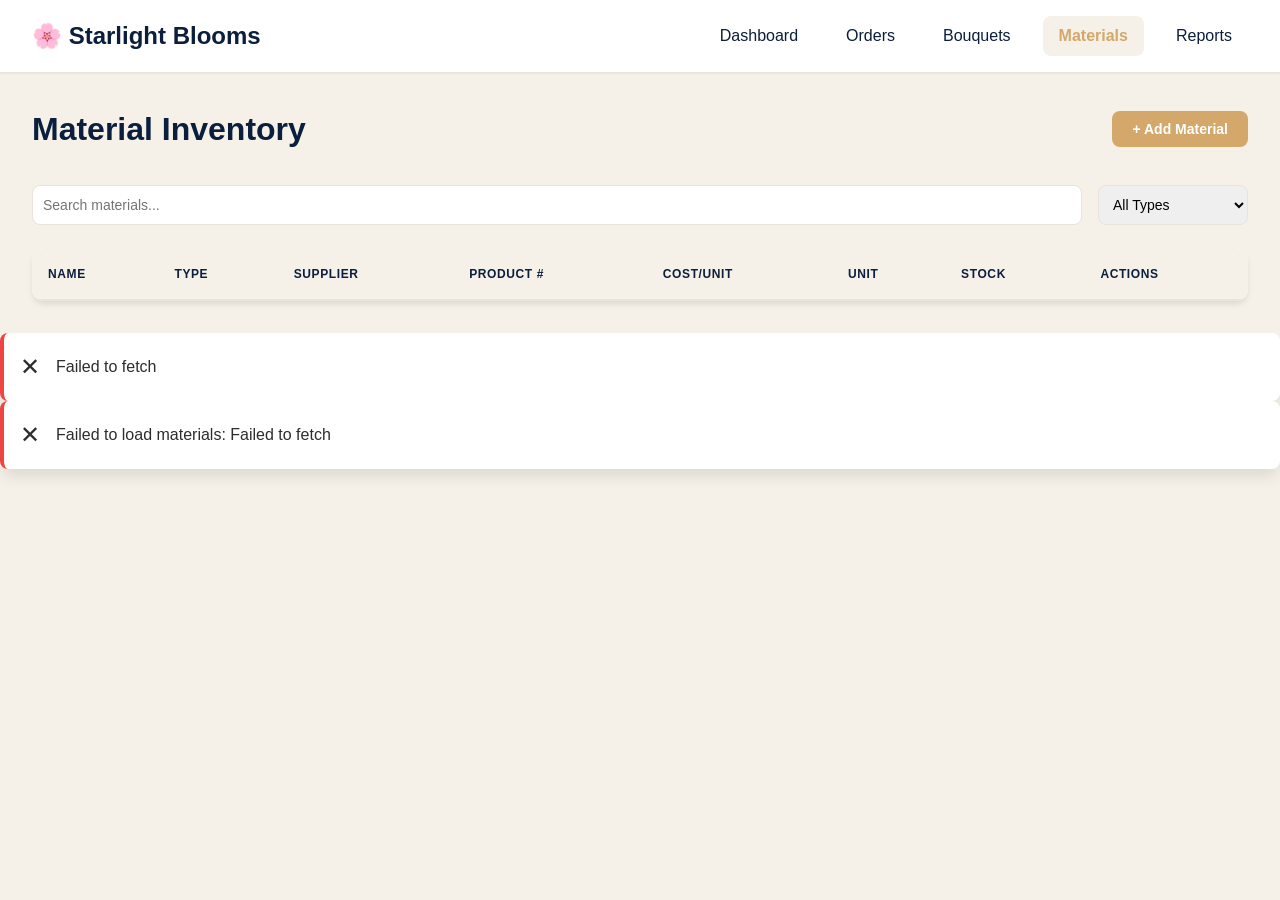
<file: frontend/materials.html>
<!DOCTYPE html>
<html lang="en">
<head>
    <meta charset="UTF-8">
    <meta name="viewport" content="width=device-width, initial-scale=1.0">
    <title>Materials - Starlight Blooms</title>
    <link rel="stylesheet" href="css/main.css">
    <link rel="stylesheet" href="css/tables.css">
    <link rel="stylesheet" href="css/forms.css">
</head>
<body>
    <nav class="navbar">
        <div class="nav-container">
            <div class="nav-brand">
                <h1>🌸 Starlight Blooms</h1>
            </div>
            <div class="nav-menu">
                <a href="index.html" class="nav-link">Dashboard</a>
                <a href="orders.html" class="nav-link">Orders</a>
                <a href="bouquets.html" class="nav-link">Bouquets</a>
                <a href="materials.html" class="nav-link active">Materials</a>
                <a href="reports.html" class="nav-link">Reports</a>
            </div>
        </div>
    </nav>

    <div class="container">

        <main class="main-content">
            <div class="page-header">
                <h2>Material Inventory</h2>
                <button class="btn btn-primary" id="addMaterialBtn">+ Add Material</button>
            </div>

            <div class="filters">
                <input type="text" id="searchInput" class="search-input" placeholder="Search materials...">
                <select id="typeFilter" class="filter-select">
                    <option value="">All Types</option>
                    <option value="Flower">Flowers</option>
                    <option value="Hard Material">Hard Materials</option>
                </select>
            </div>

            <div class="table-container">
                <table class="data-table" id="materialsTable">
                    <thead>
                        <tr>
                            <th>Name</th>
                            <th>Type</th>
                            <th>Supplier</th>
                            <th>Product #</th>
                            <th>Cost/Unit</th>
                            <th>Unit</th>
                            <th>Stock</th>
                            <th>Actions</th>
                        </tr>
                    </thead>
                    <tbody id="materialsTableBody">
                        <!-- Populated by JavaScript -->
                    </tbody>
                </table>
                <div id="emptyState" class="empty-state" style="display: none;">
                    <div class="empty-state-icon">📦</div>
                    <p>No materials found. Add your first material to get started.</p>
                </div>
            </div>
        </main>
    </div>

    <!-- Add/Edit Material Modal -->
    <div class="modal" id="materialModal">
        <div class="modal-content">
            <div class="modal-header">
                <h3 id="modalTitle">Add Material</h3>
                <button class="modal-close" id="closeModal">&times;</button>
            </div>
            <form class="form" id="materialForm">
                <div class="form-row">
                    <div class="form-group">
                        <label for="name">Material Name *</label>
                        <input type="text" id="name" name="name" required>
                    </div>
                    <div class="form-group">
                        <label for="type">Type *</label>
                        <select id="type" name="type" required>
                            <option value="">Select type</option>
                            <option value="Flower">Flower</option>
                            <option value="Hard Material">Hard Material</option>
                        </select>
                    </div>
                </div>

                <div class="form-row">
                    <div class="form-group">
                        <label for="supplier">Supplier</label>
                        <input type="text" id="supplier" name="supplier">
                    </div>
                    <div class="form-group">
                        <label for="productNumber">Product Number</label>
                        <input type="text" id="productNumber" name="productNumber">
                    </div>
                </div>

                <div class="form-row">
                    <div class="form-group">
                        <label for="costPerUnit">Cost per Unit (£) *</label>
                        <input type="number" id="costPerUnit" name="costPerUnit" step="0.00001" min="0" required>
                    </div>
                    <div class="form-group">
                        <label for="unit">Unit *</label>
                        <select id="unit" name="unit" required>
                            <option value="">Select unit</option>
                            <option value="stem">Stem</option>
                            <option value="bunch">Bunch</option>
                            <option value="meter">Meter</option>
                            <option value="piece">Piece</option>
                            <option value="roll">Roll</option>
                        </select>
                    </div>
                </div>

                <div class="form-row">
                    <div class="form-group">
                        <label for="currentStock">Current Stock</label>
                        <input type="number" id="currentStock" name="currentStock" min="0" step="0.01" value="0">
                    </div>
                    <div class="form-group">
                        <label for="lowStockThreshold">Low Stock Alert Threshold</label>
                        <input type="number" id="lowStockThreshold" name="lowStockThreshold" min="0" step="0.01" value="10">
                        <small style="color: var(--text-secondary);">Alert when stock falls below this value</small>
                    </div>
                </div>

                <div class="form-actions">
                    <button type="button" class="btn btn-secondary" id="cancelBtn">Cancel</button>
                    <button type="submit" class="btn btn-primary">Save Material</button>
                </div>
            </form>
        </div>
    </div>

    <div id="toastContainer"></div>

    <script src="js/config.js"></script>
    <script src="js/api.js"></script>
    <script src="js/utils.js"></script>
    <script src="js/components/toast.js"></script>
    <script src="js/components/modal.js"></script>
    <script src="js/pages/materials.js"></script>
</body>
</html>
</file>
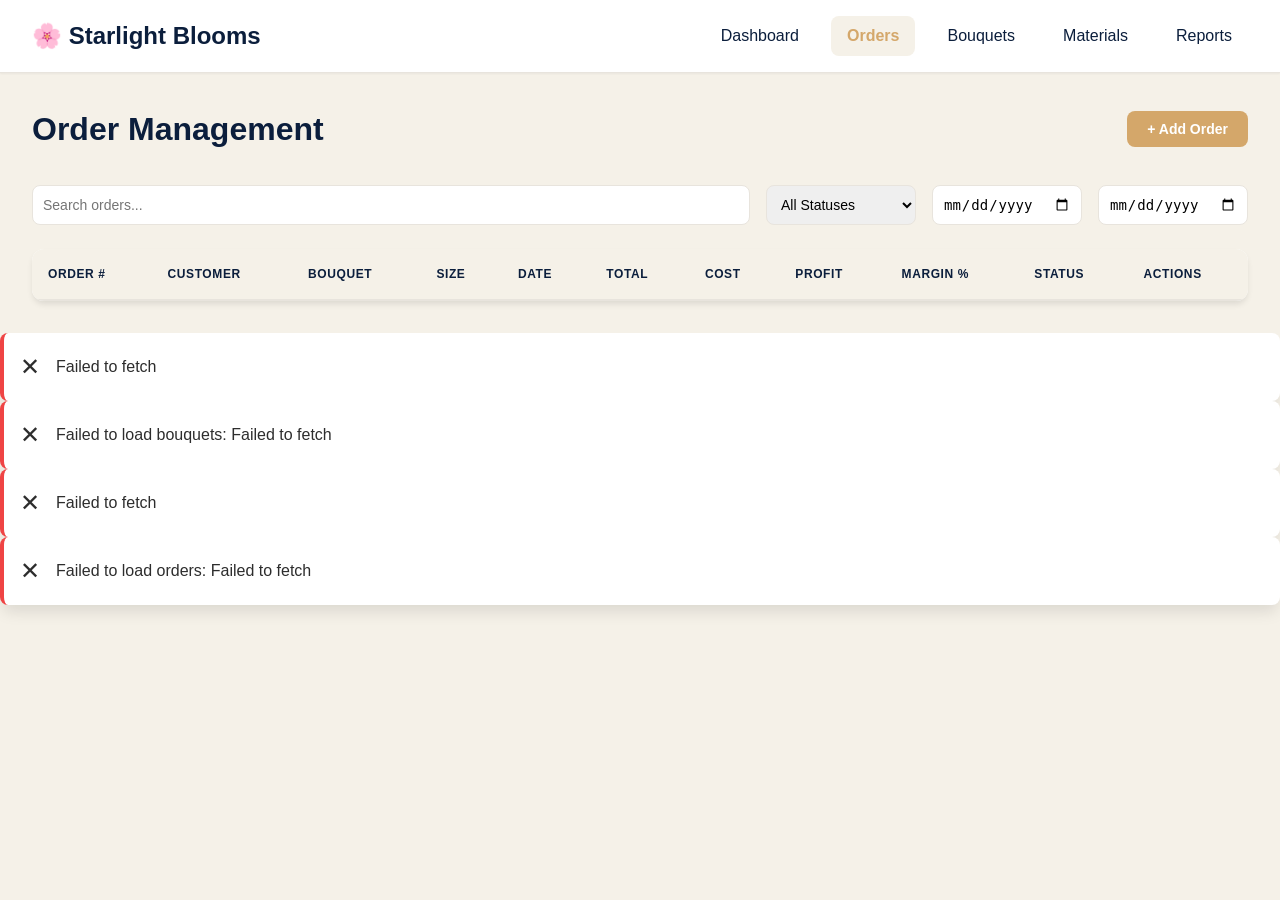
<file: frontend/orders.html>
<!DOCTYPE html>
<html lang="en">
<head>
    <meta charset="UTF-8">
    <meta name="viewport" content="width=device-width, initial-scale=1.0">
    <title>Orders - Starlight Blooms</title>
    <link rel="stylesheet" href="css/main.css">
    <link rel="stylesheet" href="css/tables.css">
    <link rel="stylesheet" href="css/forms.css">
</head>
<body>
    <nav class="navbar">
        <div class="nav-container">
            <div class="nav-brand">
                <h1>🌸 Starlight Blooms</h1>
            </div>
            <div class="nav-menu">
                <a href="index.html" class="nav-link">Dashboard</a>
                <a href="orders.html" class="nav-link active">Orders</a>
                <a href="bouquets.html" class="nav-link">Bouquets</a>
                <a href="materials.html" class="nav-link">Materials</a>
                <a href="reports.html" class="nav-link">Reports</a>
            </div>
        </div>
    </nav>

    <div class="container">

        <main class="main-content">
            <div class="page-header">
                <h2>Order Management</h2>
                <button class="btn btn-primary" id="addOrderBtn">+ Add Order</button>
            </div>

            <div class="filters">
                <input type="text" id="searchInput" class="search-input" placeholder="Search orders...">
                <select id="statusFilter" class="filter-select">
                    <option value="">All Statuses</option>
                    <option value="pending">Pending</option>
                    <option value="completed">Completed</option>
                    <option value="cancelled">Cancelled</option>
                </select>
                <input type="date" id="startDate" class="filter-input" placeholder="Start date">
                <input type="date" id="endDate" class="filter-input" placeholder="End date">
            </div>

            <div class="table-container">
                <table class="data-table" id="ordersTable">
                    <thead>
                        <tr>
                            <th>Order #</th>
                            <th>Customer</th>
                            <th>Bouquet</th>
                            <th>Size</th>
                            <th>Date</th>
                            <th>Total</th>
                            <th>Cost</th>
                            <th>Profit</th>
                            <th>Margin %</th>
                            <th>Status</th>
                            <th>Actions</th>
                        </tr>
                    </thead>
                    <tbody id="ordersTableBody">
                        <!-- Populated by JavaScript -->
                    </tbody>
                </table>
                <div id="emptyState" class="empty-state" style="display: none;">
                    <div class="empty-state-icon">📦</div>
                    <p>No orders found. Create your first order to get started.</p>
                </div>
            </div>
        </main>
    </div>

    <!-- Add/Edit Order Modal -->
    <div class="modal" id="orderModal">
        <div class="modal-content">
            <div class="modal-header">
                <h3 id="modalTitle">Create New Order</h3>
                <button class="modal-close" id="closeModal">&times;</button>
            </div>
            <form class="form" id="orderForm">
                <div class="form-group">
                    <label for="bouquetSelect">Select Bouquet *</label>
                    <select id="bouquetSelect" name="bouquetSelect">
                        <option value="">Select bouquet</option>
                    </select>
                    <small style="color: var(--text-secondary);">Selecting a bouquet will auto-fill the details below</small>
                </div>

                <div class="form-row">
                    <div class="form-group">
                        <label for="customerName">Customer Name *</label>
                        <input type="text" id="customerName" name="customerName" required>
                    </div>
                    <div class="form-group">
                        <label for="bouquetType">Bouquet Type *</label>
                        <input type="text" id="bouquetType" name="bouquetType" required>
                    </div>
                </div>

                <div class="form-row">
                    <div class="form-group">
                        <label for="size">Size *</label>
                        <select id="size" name="size" required>
                            <option value="">Select size</option>
                            <option value="small">Small</option>
                            <option value="medium">Medium</option>
                            <option value="large">Large</option>
                        </select>
                    </div>
                    <div class="form-group">
                        <label for="date">Date *</label>
                        <input type="date" id="date" name="date" required>
                    </div>
                </div>

                <div class="form-group">
                    <label for="deliveryAddress">Delivery Address *</label>
                    <textarea id="deliveryAddress" name="deliveryAddress" rows="2" required></textarea>
                </div>

                <div class="form-row">
                    <div class="form-group">
                        <label for="totalPrice">Total Price (£) *</label>
                        <input type="number" id="totalPrice" name="totalPrice" step="0.01" min="0" required>
                    </div>
                    <div class="form-group">
                        <label for="status">Status *</label>
                        <select id="status" name="status" required>
                            <option value="pending">Pending</option>
                            <option value="completed">Completed</option>
                            <option value="cancelled">Cancelled</option>
                        </select>
                    </div>
                </div>

                <div class="form-group">
                    <label for="notes">Notes</label>
                    <textarea id="notes" name="notes" rows="3"></textarea>
                </div>

                <div class="form-actions">
                    <button type="button" class="btn btn-secondary" id="cancelBtn">Cancel</button>
                    <button type="submit" class="btn btn-primary">Save Order</button>
                </div>
            </form>
        </div>
    </div>

    <div id="toastContainer"></div>

    <script src="js/config.js"></script>
    <script src="js/api.js"></script>
    <script src="js/utils.js"></script>
    <script src="js/components/toast.js"></script>
    <script src="js/components/modal.js"></script>
    <script src="js/pages/orders.js"></script>
</body>
</html>
</file>
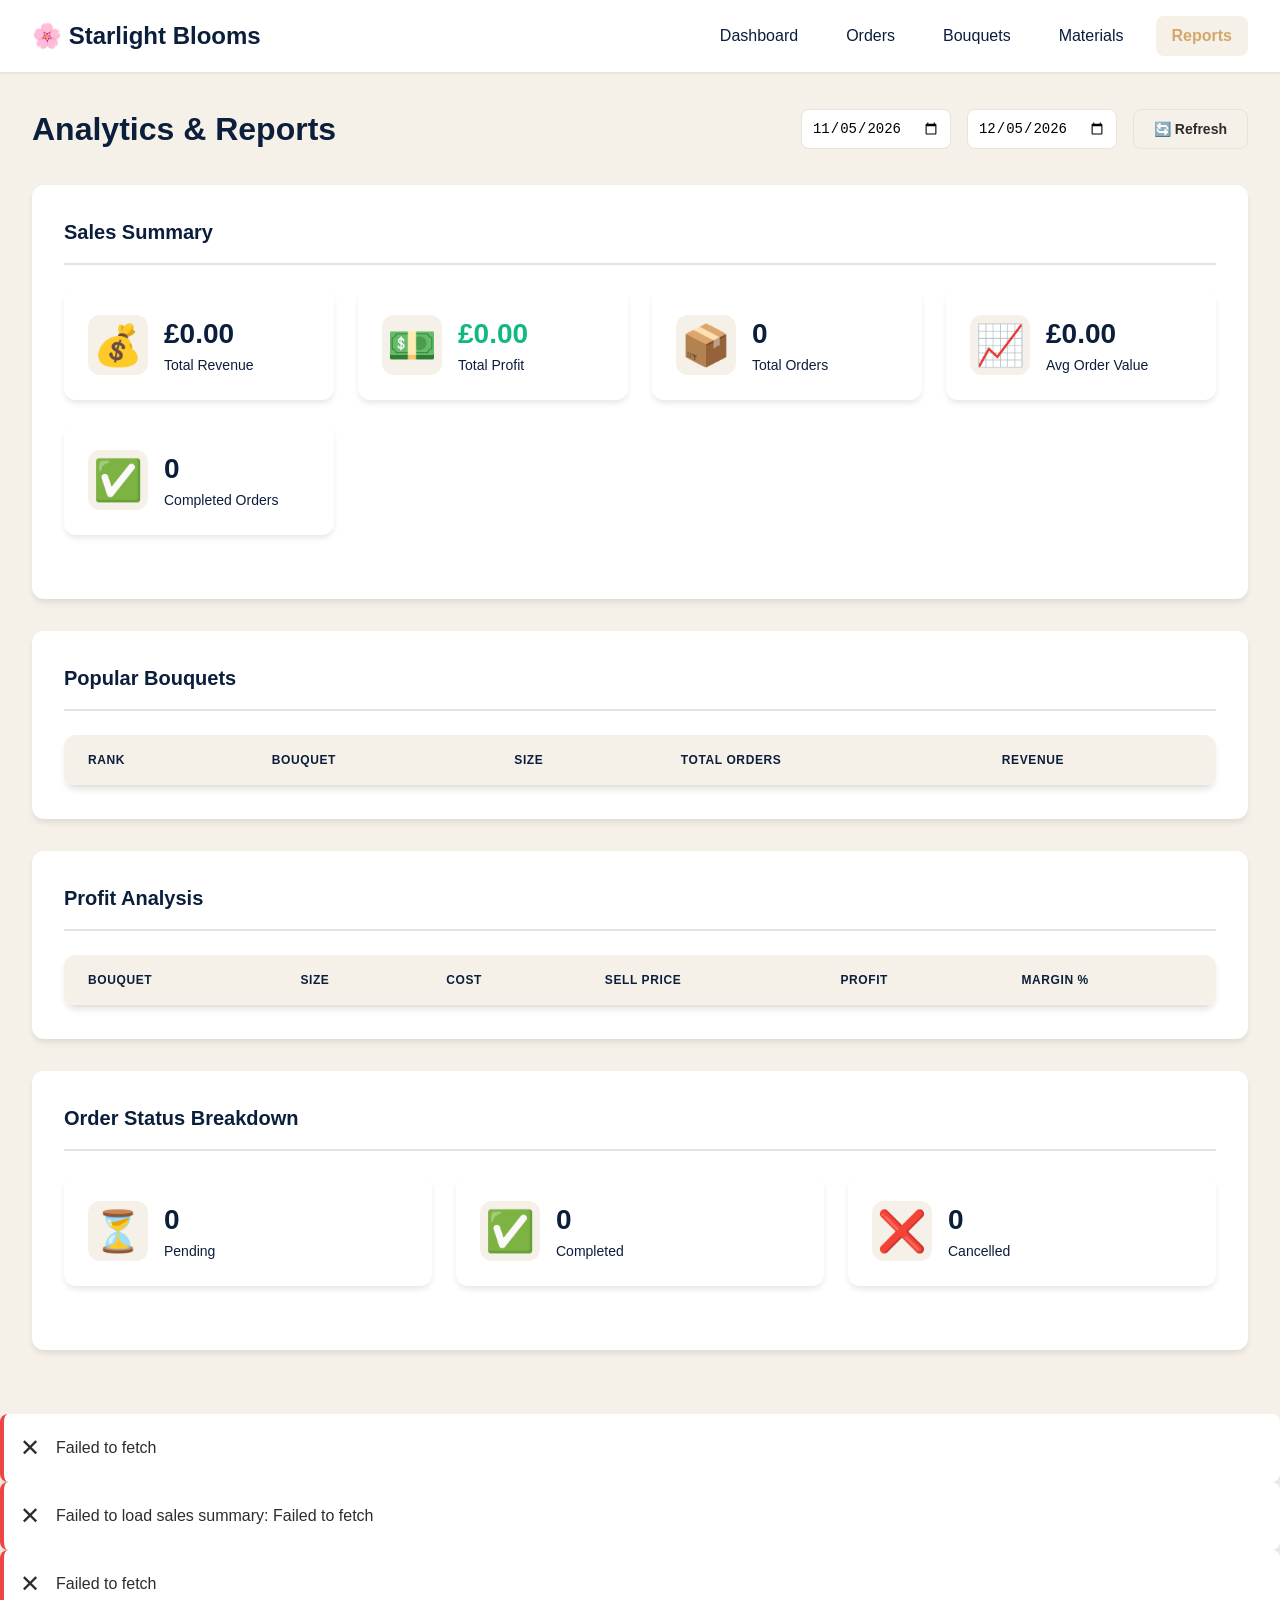
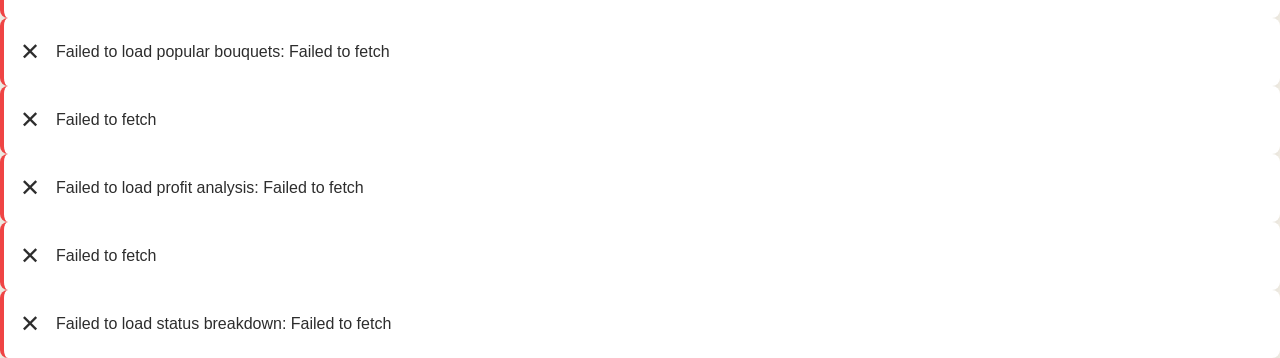
<file: frontend/reports.html>
<!DOCTYPE html>
<html lang="en">
<head>
    <meta charset="UTF-8">
    <meta name="viewport" content="width=device-width, initial-scale=1.0">
    <title>Reports - Starlight Blooms</title>
    <link rel="stylesheet" href="css/main.css">
    <link rel="stylesheet" href="css/tables.css">
    <link rel="stylesheet" href="css/forms.css">
    <link rel="stylesheet" href="css/dashboard.css">
</head>
<body>
    <nav class="navbar">
        <div class="nav-container">
            <div class="nav-brand">
                <h1>🌸 Starlight Blooms</h1>
            </div>
            <div class="nav-menu">
                <a href="index.html" class="nav-link">Dashboard</a>
                <a href="orders.html" class="nav-link">Orders</a>
                <a href="bouquets.html" class="nav-link">Bouquets</a>
                <a href="materials.html" class="nav-link">Materials</a>
                <a href="reports.html" class="nav-link active">Reports</a>
            </div>
        </div>
    </nav>

    <div class="container">

        <main class="main-content">
            <div class="page-header">
                <h2>Analytics & Reports</h2>
                <div style="display: flex; gap: var(--spacing-md);">
                    <input type="date" id="startDate" class="filter-input">
                    <input type="date" id="endDate" class="filter-input">
                    <button class="btn btn-secondary" id="refreshBtn">🔄 Refresh</button>
                </div>
            </div>

            <!-- Sales Summary -->
            <div class="dashboard-section">
                <div class="section-header">
                    <h3>Sales Summary</h3>
                </div>
                <div class="stats-grid" id="salesSummary">
                    <div class="stat-card">
                        <div class="stat-icon">💰</div>
                        <div class="stat-info">
                            <h3 id="totalRevenue">£0.00</h3>
                            <p>Total Revenue</p>
                        </div>
                    </div>
                    <div class="stat-card">
                        <div class="stat-icon">💵</div>
                        <div class="stat-info">
                            <h3 id="totalProfit" style="color: var(--success-color);">£0.00</h3>
                            <p>Total Profit</p>
                        </div>
                    </div>
                    <div class="stat-card">
                        <div class="stat-icon">📦</div>
                        <div class="stat-info">
                            <h3 id="totalOrders">0</h3>
                            <p>Total Orders</p>
                        </div>
                    </div>
                    <div class="stat-card">
                        <div class="stat-icon">📈</div>
                        <div class="stat-info">
                            <h3 id="avgOrderValue">£0.00</h3>
                            <p>Avg Order Value</p>
                        </div>
                    </div>
                    <div class="stat-card">
                        <div class="stat-icon">✅</div>
                        <div class="stat-info">
                            <h3 id="completedOrders">0</h3>
                            <p>Completed Orders</p>
                        </div>
                    </div>
                </div>
            </div>

            <!-- Popular Bouquets -->
            <div class="dashboard-section">
                <div class="section-header">
                    <h3>Popular Bouquets</h3>
                </div>
                <div class="table-container">
                    <table class="data-table">
                        <thead>
                            <tr>
                                <th>Rank</th>
                                <th>Bouquet</th>
                                <th>Size</th>
                                <th>Total Orders</th>
                                <th>Revenue</th>
                            </tr>
                        </thead>
                        <tbody id="popularBouquetsTable">
                            <!-- Populated by JavaScript -->
                        </tbody>
                    </table>
                    <div id="popularBouquetsEmpty" class="empty-state" style="display: none;">
                        <div class="empty-state-icon">💐</div>
                        <p>No order data available for the selected period.</p>
                    </div>
                </div>
            </div>

            <!-- Profit Analysis -->
            <div class="dashboard-section">
                <div class="section-header">
                    <h3>Profit Analysis</h3>
                </div>
                <div class="table-container">
                    <table class="data-table">
                        <thead>
                            <tr>
                                <th>Bouquet</th>
                                <th>Size</th>
                                <th>Cost</th>
                                <th>Sell Price</th>
                                <th>Profit</th>
                                <th>Margin %</th>
                            </tr>
                        </thead>
                        <tbody id="profitAnalysisTable">
                            <!-- Populated by JavaScript -->
                        </tbody>
                    </table>
                    <div id="profitAnalysisEmpty" class="empty-state" style="display: none;">
                        <div class="empty-state-icon">📊</div>
                        <p>No bouquets available for analysis.</p>
                    </div>
                </div>
            </div>

            <!-- Order Status Breakdown -->
            <div class="dashboard-section">
                <div class="section-header">
                    <h3>Order Status Breakdown</h3>
                </div>
                <div class="stats-grid" id="statusBreakdown">
                    <div class="stat-card">
                        <div class="stat-icon">⏳</div>
                        <div class="stat-info">
                            <h3 id="pendingCount">0</h3>
                            <p>Pending</p>
                        </div>
                    </div>
                    <div class="stat-card">
                        <div class="stat-icon">✅</div>
                        <div class="stat-info">
                            <h3 id="completedCount">0</h3>
                            <p>Completed</p>
                        </div>
                    </div>
                    <div class="stat-card">
                        <div class="stat-icon">❌</div>
                        <div class="stat-info">
                            <h3 id="cancelledCount">0</h3>
                            <p>Cancelled</p>
                        </div>
                    </div>
                </div>
            </div>
        </main>
    </div>

    <div id="toastContainer"></div>

    <script src="js/config.js"></script>
    <script src="js/api.js"></script>
    <script src="js/utils.js"></script>
    <script src="js/components/toast.js"></script>
    <script src="js/pages/reports.js"></script>
</body>
</html>
</file>
<file: docs/css/main.css>
/* Global Styles and Variables */
:root {
    /* Brand Colors */
    --primary-color: #D4A76A;        /* Gold accent */
    --secondary-color: #0B1E3C;      /* Navy blue */
    --success-color: #10B981;        /* Keep green for success */
    --warning-color: #D4A76A;        /* Gold for warnings */
    --danger-color: #EF4444;         /* Keep red for danger */
    --info-color: #0B1E3C;           /* Navy for info */

    /* Text Colors */
    --text-primary: #2D2D2D;         /* Dark gray/charcoal */
    --text-secondary: #0B1E3C;       /* Navy blue */
    --border-color: #E8E4DD;         /* Light gray */
    --bg-light: #F5F1E8;             /* Cream/beige */
    --bg-white: #FFFFFF;

    --spacing-xs: 0.25rem;
    --spacing-sm: 0.5rem;
    --spacing-md: 1rem;
    --spacing-lg: 1.5rem;
    --spacing-xl: 2rem;

    --radius-sm: 0.375rem;
    --radius-md: 0.5rem;
    --radius-lg: 0.75rem;

    --shadow-sm: 0 1px 2px 0 rgba(0, 0, 0, 0.05);
    --shadow-md: 0 4px 6px -1px rgba(0, 0, 0, 0.1);
    --shadow-lg: 0 10px 15px -3px rgba(0, 0, 0, 0.1);
}

* {
    margin: 0;
    padding: 0;
    box-sizing: border-box;
}

html, body {
    overflow-x: hidden;
    width: 100%;
}

body {
    font-family: -apple-system, BlinkMacSystemFont, 'Segoe UI', 'Roboto', 'Helvetica', 'Arial', sans-serif;
    font-size: 16px;
    line-height: 1.5;
    color: var(--text-primary);
    background-color: var(--bg-light);
}

/* Navigation */
.navbar {
    background: var(--bg-white);
    border-bottom: 1px solid var(--border-color);
    box-shadow: var(--shadow-sm);
    position: sticky;
    top: 0;
    z-index: 1002;
}

.nav-container {
    max-width: 1400px;
    margin: 0 auto;
    padding: var(--spacing-md) var(--spacing-xl);
    display: flex;
    justify-content: space-between;
    align-items: center;
}

.nav-brand h1 {
    font-size: 1.5rem;
    font-weight: 700;
    color: var(--secondary-color);
}

.nav-menu {
    display: flex;
    gap: var(--spacing-md);
}

.menu-toggle {
    display: none;
    background: none;
    border: none;
    font-size: 1.75rem;
    color: var(--secondary-color);
    cursor: pointer;
    padding: var(--spacing-sm);
}

.menu-overlay {
    display: none;
}

.nav-link {
    text-decoration: none;
    color: var(--text-secondary);
    padding: var(--spacing-sm) var(--spacing-md);
    border-radius: var(--radius-md);
    transition: all 0.2s;
    font-weight: 500;
}

.nav-link:hover {
    color: var(--primary-color);
    background: var(--bg-light);
}

.nav-link.active {
    color: var(--primary-color);
    background: #F5F1E8;
    font-weight: 600;
}

/* Main Content */
.main-content {
    max-width: 1400px;
    margin: 0 auto;
    padding: var(--spacing-xl);
}

.container {
    width: 100%;
}

.page-header {
    display: flex;
    justify-content: space-between;
    align-items: center;
    margin-bottom: var(--spacing-xl);
}

.page-header h2 {
    font-size: 2rem;
    font-weight: 700;
    color: var(--secondary-color);
}

.subtitle {
    color: var(--text-secondary);
    margin-top: var(--spacing-xs);
}

/* Buttons */
.btn {
    display: inline-block;
    padding: 0.625rem 1.25rem;
    font-size: 0.875rem;
    font-weight: 600;
    border: none;
    border-radius: var(--radius-md);
    cursor: pointer;
    transition: all 0.2s;
    text-decoration: none;
    text-align: center;
}

.btn-primary {
    background: var(--primary-color);
    color: white;
}

.btn-primary:hover {
    background: var(--secondary-color);
}

.btn-secondary {
    background: var(--bg-light);
    color: var(--text-primary);
    border: 1px solid var(--border-color);
}

.btn-secondary:hover {
    background: #E8E4DD;
}

.btn-success {
    background: var(--success-color);
    color: white;
}

.btn-danger {
    background: var(--danger-color);
    color: white;
}

.btn-sm {
    padding: 0.375rem 0.75rem;
    font-size: 0.75rem;
}

/* Cards */
.card {
    background: var(--bg-white);
    border-radius: var(--radius-lg);
    box-shadow: var(--shadow-md);
    padding: var(--spacing-lg);
}

/* Status Badges */
.badge {
    display: inline-block;
    padding: 0.25rem 0.75rem;
    border-radius: 9999px;
    font-size: 0.75rem;
    font-weight: 600;
}

.badge-pending {
    background: #FEF3C7;
    color: #92400E;
}

.badge-completed {
    background: #D1FAE5;
    color: #065F46;
}

.badge-cancelled {
    background: #FEE2E2;
    color: #991B1B;
}

.badge-success {
    background: #D1FAE5;
    color: #065F46;
}

.badge-warning {
    background: #FEF3C7;
    color: #92400E;
}

.badge-danger {
    background: #FEE2E2;
    color: #991B1B;
}

.badge-primary {
    background: #F5EBD9;
    color: #8B6F47;
}

.badge-info {
    background: #E8E4DD;
    color: #0B1E3C;
}

/* Loading */
.loading {
    text-align: center;
    color: var(--text-secondary);
    padding: var(--spacing-xl);
}

.spinner {
    border: 3px solid var(--bg-light);
    border-top-color: var(--primary-color);
    border-radius: 50%;
    width: 2rem;
    height: 2rem;
    animation: spin 0.8s linear infinite;
    margin: 0 auto;
}

@keyframes spin {
    to { transform: rotate(360deg); }
}

/* Toast Notifications */
.toast-container {
    position: fixed;
    top: 5rem;
    right: 1rem;
    z-index: 1000;
    display: flex;
    flex-direction: column;
    gap: var(--spacing-sm);
}

.toast {
    background: var(--bg-white);
    border-radius: var(--radius-md);
    box-shadow: var(--shadow-lg);
    padding: var(--spacing-md);
    min-width: 300px;
    display: flex;
    align-items: center;
    gap: var(--spacing-md);
    animation: slideIn 0.3s ease-out;
}

@keyframes slideIn {
    from {
        transform: translateX(100%);
        opacity: 0;
    }
    to {
        transform: translateX(0);
        opacity: 1;
    }
}

.toast-success {
    border-left: 4px solid var(--success-color);
}

.toast-error {
    border-left: 4px solid var(--danger-color);
}

.toast-info {
    border-left: 4px solid var(--info-color);
}

/* Responsive */
@media (max-width: 768px) {
    .menu-toggle {
        display: block;
    }

    .nav-container {
        flex-direction: row;
        position: relative;
    }

    .nav-menu {
        display: flex;
        position: fixed;
        top: 0;
        right: -100%;
        height: 100vh;
        width: 250px;
        background: var(--bg-white);
        flex-direction: column;
        padding: var(--spacing-xl);
        box-shadow: -2px 0 10px rgba(0, 0, 0, 0.1);
        transition: right 0.3s ease-in-out;
        z-index: 1001;
        gap: var(--spacing-lg);
    }

    .nav-menu.active {
        right: 0;
    }

    .nav-link {
        padding: var(--spacing-md);
        border-radius: var(--radius-md);
        font-size: 1.125rem;
    }

    .menu-overlay {
        display: block;
        position: fixed;
        top: 0;
        left: 0;
        width: 100vw;
        height: 100vh;
        background: rgba(0, 0, 0, 0.5);
        opacity: 0;
        visibility: hidden;
        transition: opacity 0.3s ease-in-out, visibility 0.3s ease-in-out;
        z-index: 1000;
    }

    .menu-overlay.active {
        opacity: 1;
        visibility: visible;
    }

    .page-header {
        flex-direction: column;
        align-items: flex-start;
        gap: var(--spacing-md);
    }

    .main-content {
        padding: var(--spacing-md);
    }
}
</file>
<file: docs/css/dashboard.css>
/* Dashboard Specific Styles */

.stats-grid {
    display: grid;
    grid-template-columns: repeat(auto-fit, minmax(250px, 1fr));
    gap: var(--spacing-lg);
    margin-bottom: var(--spacing-xl);
}

.stat-card {
    background: var(--bg-white);
    border-radius: var(--radius-lg);
    padding: var(--spacing-lg);
    box-shadow: var(--shadow-md);
    display: flex;
    align-items: center;
    gap: var(--spacing-md);
    transition: transform 0.2s, box-shadow 0.2s;
}

.stat-card:hover {
    transform: translateY(-2px);
    box-shadow: var(--shadow-lg);
}

.stat-icon {
    font-size: 2.5rem;
    width: 60px;
    height: 60px;
    display: flex;
    align-items: center;
    justify-content: center;
    background: var(--bg-light);
    border-radius: var(--radius-lg);
}

.stat-info h3 {
    font-size: 1.75rem;
    font-weight: 700;
    color: var(--secondary-color);
    margin: 0;
}

.stat-info p {
    font-size: 0.875rem;
    color: var(--text-secondary);
    margin: 0;
}

.dashboard-section {
    background: var(--bg-white);
    border-radius: var(--radius-lg);
    padding: var(--spacing-xl);
    box-shadow: var(--shadow-md);
    margin-bottom: var(--spacing-xl);
}

.dashboard-section .table-container {
    margin-top: var(--spacing-lg);
}

.dashboard-section .data-table {
    width: 100%;
}

.dashboard-section .data-table td,
.dashboard-section .data-table th {
    padding: var(--spacing-md) var(--spacing-lg);
}

.section-header {
    display: flex;
    justify-content: space-between;
    align-items: center;
    margin-bottom: var(--spacing-lg);
    padding-bottom: var(--spacing-md);
    border-bottom: 2px solid var(--border-color);
}

.section-header h3 {
    font-size: 1.25rem;
    font-weight: 600;
    color: var(--secondary-color);
    margin: 0;
}

.alert-list {
    display: flex;
    flex-direction: column;
    gap: var(--spacing-sm);
}

.alert {
    padding: var(--spacing-md);
    border-radius: var(--radius-md);
    border-left: 4px solid;
}

.alert-warning {
    background: #FEF3C7;
    border-left-color: var(--warning-color);
    color: #92400E;
}

@media (max-width: 768px) {
    .stats-grid {
        grid-template-columns: 1fr;
    }

    .stat-card {
        padding: var(--spacing-md);
    }
}
</file>
<file: frontend/css/main.css>
/* Global Styles and Variables */
:root {
    /* Brand Colors */
    --primary-color: #D4A76A;        /* Gold accent */
    --secondary-color: #0B1E3C;      /* Navy blue */
    --success-color: #10B981;        /* Keep green for success */
    --warning-color: #D4A76A;        /* Gold for warnings */
    --danger-color: #EF4444;         /* Keep red for danger */
    --info-color: #0B1E3C;           /* Navy for info */

    /* Text Colors */
    --text-primary: #2D2D2D;         /* Dark gray/charcoal */
    --text-secondary: #0B1E3C;       /* Navy blue */
    --border-color: #E8E4DD;         /* Light gray */
    --bg-light: #F5F1E8;             /* Cream/beige */
    --bg-white: #FFFFFF;

    --spacing-xs: 0.25rem;
    --spacing-sm: 0.5rem;
    --spacing-md: 1rem;
    --spacing-lg: 1.5rem;
    --spacing-xl: 2rem;

    --radius-sm: 0.375rem;
    --radius-md: 0.5rem;
    --radius-lg: 0.75rem;

    --shadow-sm: 0 1px 2px 0 rgba(0, 0, 0, 0.05);
    --shadow-md: 0 4px 6px -1px rgba(0, 0, 0, 0.1);
    --shadow-lg: 0 10px 15px -3px rgba(0, 0, 0, 0.1);
}

* {
    margin: 0;
    padding: 0;
    box-sizing: border-box;
}

body {
    font-family: -apple-system, BlinkMacSystemFont, 'Segoe UI', 'Roboto', 'Helvetica', 'Arial', sans-serif;
    font-size: 16px;
    line-height: 1.5;
    color: var(--text-primary);
    background-color: var(--bg-light);
}

/* Navigation */
.navbar {
    background: var(--bg-white);
    border-bottom: 1px solid var(--border-color);
    box-shadow: var(--shadow-sm);
    position: sticky;
    top: 0;
    z-index: 100;
}

.nav-container {
    max-width: 1400px;
    margin: 0 auto;
    padding: var(--spacing-md) var(--spacing-xl);
    display: flex;
    justify-content: space-between;
    align-items: center;
}

.nav-brand h1 {
    font-size: 1.5rem;
    font-weight: 700;
    color: var(--secondary-color);
}

.nav-menu {
    display: flex;
    gap: var(--spacing-md);
}

.nav-link {
    text-decoration: none;
    color: var(--text-secondary);
    padding: var(--spacing-sm) var(--spacing-md);
    border-radius: var(--radius-md);
    transition: all 0.2s;
    font-weight: 500;
}

.nav-link:hover {
    color: var(--primary-color);
    background: var(--bg-light);
}

.nav-link.active {
    color: var(--primary-color);
    background: #F5F1E8;
    font-weight: 600;
}

/* Main Content */
.main-content {
    max-width: 1400px;
    margin: 0 auto;
    padding: var(--spacing-xl);
}

.container {
    width: 100%;
}

.page-header {
    display: flex;
    justify-content: space-between;
    align-items: center;
    margin-bottom: var(--spacing-xl);
}

.page-header h2 {
    font-size: 2rem;
    font-weight: 700;
    color: var(--secondary-color);
}

.subtitle {
    color: var(--text-secondary);
    margin-top: var(--spacing-xs);
}

/* Buttons */
.btn {
    display: inline-block;
    padding: 0.625rem 1.25rem;
    font-size: 0.875rem;
    font-weight: 600;
    border: none;
    border-radius: var(--radius-md);
    cursor: pointer;
    transition: all 0.2s;
    text-decoration: none;
    text-align: center;
}

.btn-primary {
    background: var(--primary-color);
    color: white;
}

.btn-primary:hover {
    background: var(--secondary-color);
}

.btn-secondary {
    background: var(--bg-light);
    color: var(--text-primary);
    border: 1px solid var(--border-color);
}

.btn-secondary:hover {
    background: #E8E4DD;
}

.btn-success {
    background: var(--success-color);
    color: white;
}

.btn-danger {
    background: var(--danger-color);
    color: white;
}

.btn-sm {
    padding: 0.375rem 0.75rem;
    font-size: 0.75rem;
}

/* Cards */
.card {
    background: var(--bg-white);
    border-radius: var(--radius-lg);
    box-shadow: var(--shadow-md);
    padding: var(--spacing-lg);
}

/* Status Badges */
.badge {
    display: inline-block;
    padding: 0.25rem 0.75rem;
    border-radius: 9999px;
    font-size: 0.75rem;
    font-weight: 600;
}

.badge-pending {
    background: #FEF3C7;
    color: #92400E;
}

.badge-completed {
    background: #D1FAE5;
    color: #065F46;
}

.badge-cancelled {
    background: #FEE2E2;
    color: #991B1B;
}

.badge-success {
    background: #D1FAE5;
    color: #065F46;
}

.badge-warning {
    background: #FEF3C7;
    color: #92400E;
}

.badge-danger {
    background: #FEE2E2;
    color: #991B1B;
}

.badge-primary {
    background: #F5EBD9;
    color: #8B6F47;
}

.badge-info {
    background: #E8E4DD;
    color: #0B1E3C;
}

/* Loading */
.loading {
    text-align: center;
    color: var(--text-secondary);
    padding: var(--spacing-xl);
}

.spinner {
    border: 3px solid var(--bg-light);
    border-top-color: var(--primary-color);
    border-radius: 50%;
    width: 2rem;
    height: 2rem;
    animation: spin 0.8s linear infinite;
    margin: 0 auto;
}

@keyframes spin {
    to { transform: rotate(360deg); }
}

/* Toast Notifications */
.toast-container {
    position: fixed;
    top: 5rem;
    right: 1rem;
    z-index: 1000;
    display: flex;
    flex-direction: column;
    gap: var(--spacing-sm);
}

.toast {
    background: var(--bg-white);
    border-radius: var(--radius-md);
    box-shadow: var(--shadow-lg);
    padding: var(--spacing-md);
    min-width: 300px;
    display: flex;
    align-items: center;
    gap: var(--spacing-md);
    animation: slideIn 0.3s ease-out;
}

@keyframes slideIn {
    from {
        transform: translateX(100%);
        opacity: 0;
    }
    to {
        transform: translateX(0);
        opacity: 1;
    }
}

.toast-success {
    border-left: 4px solid var(--success-color);
}

.toast-error {
    border-left: 4px solid var(--danger-color);
}

.toast-info {
    border-left: 4px solid var(--info-color);
}

/* Responsive */
@media (max-width: 768px) {
    .nav-container {
        flex-direction: column;
        gap: var(--spacing-md);
    }

    .nav-menu {
        width: 100%;
        justify-content: space-around;
    }

    .page-header {
        flex-direction: column;
        align-items: flex-start;
        gap: var(--spacing-md);
    }

    .main-content {
        padding: var(--spacing-md);
    }
}
</file>
<file: frontend/css/dashboard.css>
/* Dashboard Specific Styles */

.stats-grid {
    display: grid;
    grid-template-columns: repeat(auto-fit, minmax(250px, 1fr));
    gap: var(--spacing-lg);
    margin-bottom: var(--spacing-xl);
}

.stat-card {
    background: var(--bg-white);
    border-radius: var(--radius-lg);
    padding: var(--spacing-lg);
    box-shadow: var(--shadow-md);
    display: flex;
    align-items: center;
    gap: var(--spacing-md);
    transition: transform 0.2s, box-shadow 0.2s;
}

.stat-card:hover {
    transform: translateY(-2px);
    box-shadow: var(--shadow-lg);
}

.stat-icon {
    font-size: 2.5rem;
    width: 60px;
    height: 60px;
    display: flex;
    align-items: center;
    justify-content: center;
    background: var(--bg-light);
    border-radius: var(--radius-lg);
}

.stat-info h3 {
    font-size: 1.75rem;
    font-weight: 700;
    color: var(--secondary-color);
    margin: 0;
}

.stat-info p {
    font-size: 0.875rem;
    color: var(--text-secondary);
    margin: 0;
}

.dashboard-section {
    background: var(--bg-white);
    border-radius: var(--radius-lg);
    padding: var(--spacing-xl);
    box-shadow: var(--shadow-md);
    margin-bottom: var(--spacing-xl);
}

.dashboard-section .table-container {
    margin-top: var(--spacing-lg);
}

.dashboard-section .data-table {
    width: 100%;
}

.dashboard-section .data-table td,
.dashboard-section .data-table th {
    padding: var(--spacing-md) var(--spacing-lg);
}

.section-header {
    display: flex;
    justify-content: space-between;
    align-items: center;
    margin-bottom: var(--spacing-lg);
    padding-bottom: var(--spacing-md);
    border-bottom: 2px solid var(--border-color);
}

.section-header h3 {
    font-size: 1.25rem;
    font-weight: 600;
    color: var(--secondary-color);
    margin: 0;
}

.alert-list {
    display: flex;
    flex-direction: column;
    gap: var(--spacing-sm);
}

.alert {
    padding: var(--spacing-md);
    border-radius: var(--radius-md);
    border-left: 4px solid;
}

.alert-warning {
    background: #FEF3C7;
    border-left-color: var(--warning-color);
    color: #92400E;
}

@media (max-width: 768px) {
    .stats-grid {
        grid-template-columns: 1fr;
    }

    .stat-card {
        padding: var(--spacing-md);
    }
}
</file>
<file: docs/css/tables.css>
/* Table Styles */

.table-container {
    background: var(--bg-white);
    border-radius: var(--radius-lg);
    overflow: hidden;
    box-shadow: var(--shadow-md);
}

.data-table {
    width: 100%;
    border-collapse: collapse;
}

.data-table thead {
    background: var(--bg-light);
}

.data-table th {
    padding: var(--spacing-md);
    text-align: left;
    font-size: 0.75rem;
    font-weight: 600;
    text-transform: uppercase;
    color: var(--text-secondary);
    letter-spacing: 0.05em;
    border-bottom: 2px solid var(--border-color);
}

.data-table td {
    padding: var(--spacing-md);
    border-bottom: 1px solid var(--border-color);
    font-size: 0.875rem;
    color: var(--text-primary);
}

.data-table tbody tr {
    transition: background-color 0.2s;
}

.data-table tbody tr:hover {
    background: var(--bg-light);
}

.data-table tbody tr:last-child td {
    border-bottom: none;
}

/* Action Buttons in Tables */
.table-actions {
    display: flex;
    gap: var(--spacing-sm);
}

.action-btn {
    padding: 0.375rem 0.75rem;
    font-size: 0.75rem;
    border: none;
    border-radius: var(--radius-sm);
    cursor: pointer;
    font-weight: 600;
    transition: all 0.2s;
}

.action-btn-edit {
    background: var(--info-color);
    color: white;
}

.action-btn-edit:hover {
    background: #2563EB;
}

.action-btn-delete {
    background: var(--danger-color);
    color: white;
}

.action-btn-delete:hover {
    background: #DC2626;
}

.action-btn-view {
    background: var(--secondary-color);
    color: white;
}

.action-btn-view:hover {
    background: #7C3AED;
}

/* Empty State */
.empty-state {
    text-align: center;
    padding: var(--spacing-xl);
    color: var(--text-secondary);
}

.empty-state-icon {
    font-size: 3rem;
    margin-bottom: var(--spacing-md);
    opacity: 0.5;
}

/* Responsive Table */
@media (max-width: 768px) {
    .table-container {
        overflow-x: auto;
    }

    .data-table {
        min-width: 600px;
    }

    .data-table th,
    .data-table td {
        padding: var(--spacing-sm);
        font-size: 0.75rem;
    }

    .table-actions {
        flex-direction: column;
    }

    .action-btn {
        width: 100%;
    }
}
</file>
<file: docs/css/forms.css>
/* Form Styles */

.form {
    display: flex;
    flex-direction: column;
    gap: var(--spacing-md);
}

.form-group {
    display: flex;
    flex-direction: column;
    gap: var(--spacing-xs);
}

.form-row {
    display: grid;
    grid-template-columns: repeat(auto-fit, minmax(200px, 1fr));
    gap: var(--spacing-md);
}

.form-group label {
    font-size: 0.875rem;
    font-weight: 600;
    color: var(--text-primary);
}

.form-group input,
.form-group select,
.form-group textarea {
    padding: 0.625rem;
    border: 1px solid var(--border-color);
    border-radius: var(--radius-md);
    font-size: 0.875rem;
    font-family: inherit;
    transition: border-color 0.2s, box-shadow 0.2s;
}

.form-group input:focus,
.form-group select:focus,
.form-group textarea:focus {
    outline: none;
    border-color: var(--primary-color);
    box-shadow: 0 0 0 3px rgba(217, 70, 239, 0.1);
}

.form-group input[type="date"],
.form-group input[type="number"] {
    cursor: pointer;
}

.form-group textarea {
    resize: vertical;
    min-height: 80px;
}

.form-actions {
    display: flex;
    gap: var(--spacing-md);
    justify-content: flex-end;
    margin-top: var(--spacing-md);
    padding-top: var(--spacing-md);
    border-top: 1px solid var(--border-color);
}

/* Filters */
.filters {
    display: flex;
    gap: var(--spacing-md);
    margin-bottom: var(--spacing-lg);
    flex-wrap: wrap;
}

.search-input,
.filter-select,
.filter-input {
    padding: 0.625rem;
    border: 1px solid var(--border-color);
    border-radius: var(--radius-md);
    font-size: 0.875rem;
}

.search-input {
    flex: 1;
    min-width: 250px;
}

.filter-select,
.filter-input {
    min-width: 150px;
}

/* Modal */
.modal {
    display: none;
    position: fixed;
    top: 0;
    left: 0;
    width: 100%;
    height: 100%;
    background: rgba(0, 0, 0, 0.5);
    z-index: 1000;
    align-items: center;
    justify-content: center;
    padding: var(--spacing-lg);
}

.modal.active {
    display: flex;
}

.modal-content {
    background: var(--bg-white);
    border-radius: var(--radius-lg);
    width: 100%;
    max-width: 600px;
    max-height: 90vh;
    overflow-y: auto;
    box-shadow: var(--shadow-lg);
}

.modal-header {
    display: flex;
    justify-content: space-between;
    align-items: center;
    padding: var(--spacing-lg);
    border-bottom: 1px solid var(--border-color);
}

.modal-header h3 {
    margin: 0;
    font-size: 1.25rem;
    font-weight: 600;
}

.modal-close {
    background: none;
    border: none;
    font-size: 1.5rem;
    cursor: pointer;
    color: var(--text-secondary);
    padding: 0;
    width: 30px;
    height: 30px;
    display: flex;
    align-items: center;
    justify-content: center;
    border-radius: var(--radius-sm);
}

.modal-close:hover {
    background: var(--bg-light);
    color: var(--text-primary);
}

.modal .form {
    padding: var(--spacing-lg);
}

/* Searchable Select Component */
.searchable-select {
    position: relative;
    width: 100%;
}

.searchable-select-input {
    width: 100%;
    padding: 0.625rem;
    border: 1px solid var(--border-color);
    border-radius: var(--radius-md);
    font-size: 0.875rem;
    font-family: inherit;
    transition: border-color 0.2s, box-shadow 0.2s;
}

.searchable-select-input:focus {
    outline: none;
    border-color: var(--primary-color);
    box-shadow: 0 0 0 3px rgba(212, 167, 106, 0.1);
}

.searchable-select-dropdown {
    position: absolute;
    top: 100%;
    left: 0;
    right: 0;
    margin-top: 4px;
    background: var(--bg-white);
    border: 1px solid var(--border-color);
    border-radius: var(--radius-md);
    box-shadow: var(--shadow-lg);
    z-index: 100;
    max-height: 300px;
    overflow-y: auto;
}

.searchable-select-options {
    padding: 0.25rem;
}

.searchable-select-option {
    padding: 0.625rem;
    cursor: pointer;
    border-radius: var(--radius-sm);
    transition: background-color 0.15s;
}

.searchable-select-option:hover {
    background-color: var(--bg-light);
}

.searchable-select-option-main {
    font-size: 0.875rem;
    font-weight: 500;
    color: var(--text-primary);
    margin-bottom: 2px;
}

.searchable-select-option-meta {
    font-size: 0.75rem;
    color: var(--text-secondary);
}

.searchable-select-empty {
    color: var(--text-secondary);
    text-align: center;
    cursor: default;
}

.searchable-select-empty:hover {
    background-color: transparent;
}

@media (max-width: 768px) {
    .filters {
        flex-direction: column;
    }

    .search-input,
    .filter-select,
    .filter-input {
        width: 100%;
        min-width: unset;
    }

    .modal-content {
        margin: var(--spacing-md);
        max-height: calc(100vh - 2rem);
    }
}
</file>
<file: frontend/css/tables.css>
/* Table Styles */

.table-container {
    background: var(--bg-white);
    border-radius: var(--radius-lg);
    overflow: hidden;
    box-shadow: var(--shadow-md);
}

.data-table {
    width: 100%;
    border-collapse: collapse;
}

.data-table thead {
    background: var(--bg-light);
}

.data-table th {
    padding: var(--spacing-md);
    text-align: left;
    font-size: 0.75rem;
    font-weight: 600;
    text-transform: uppercase;
    color: var(--text-secondary);
    letter-spacing: 0.05em;
    border-bottom: 2px solid var(--border-color);
}

.data-table td {
    padding: var(--spacing-md);
    border-bottom: 1px solid var(--border-color);
    font-size: 0.875rem;
    color: var(--text-primary);
}

.data-table tbody tr {
    transition: background-color 0.2s;
}

.data-table tbody tr:hover {
    background: var(--bg-light);
}

.data-table tbody tr:last-child td {
    border-bottom: none;
}

/* Action Buttons in Tables */
.table-actions {
    display: flex;
    gap: var(--spacing-sm);
}

.action-btn {
    padding: 0.375rem 0.75rem;
    font-size: 0.75rem;
    border: none;
    border-radius: var(--radius-sm);
    cursor: pointer;
    font-weight: 600;
    transition: all 0.2s;
}

.action-btn-edit {
    background: var(--info-color);
    color: white;
}

.action-btn-edit:hover {
    background: #2563EB;
}

.action-btn-delete {
    background: var(--danger-color);
    color: white;
}

.action-btn-delete:hover {
    background: #DC2626;
}

.action-btn-view {
    background: var(--secondary-color);
    color: white;
}

.action-btn-view:hover {
    background: #7C3AED;
}

/* Empty State */
.empty-state {
    text-align: center;
    padding: var(--spacing-xl);
    color: var(--text-secondary);
}

.empty-state-icon {
    font-size: 3rem;
    margin-bottom: var(--spacing-md);
    opacity: 0.5;
}

/* Responsive Table */
@media (max-width: 768px) {
    .table-container {
        overflow-x: auto;
    }

    .data-table {
        min-width: 600px;
    }

    .data-table th,
    .data-table td {
        padding: var(--spacing-sm);
        font-size: 0.75rem;
    }

    .table-actions {
        flex-direction: column;
    }

    .action-btn {
        width: 100%;
    }
}
</file>
<file: frontend/css/forms.css>
/* Form Styles */

.form {
    display: flex;
    flex-direction: column;
    gap: var(--spacing-md);
}

.form-group {
    display: flex;
    flex-direction: column;
    gap: var(--spacing-xs);
}

.form-row {
    display: grid;
    grid-template-columns: repeat(auto-fit, minmax(200px, 1fr));
    gap: var(--spacing-md);
}

.form-group label {
    font-size: 0.875rem;
    font-weight: 600;
    color: var(--text-primary);
}

.form-group input,
.form-group select,
.form-group textarea {
    padding: 0.625rem;
    border: 1px solid var(--border-color);
    border-radius: var(--radius-md);
    font-size: 0.875rem;
    font-family: inherit;
    transition: border-color 0.2s, box-shadow 0.2s;
}

.form-group input:focus,
.form-group select:focus,
.form-group textarea:focus {
    outline: none;
    border-color: var(--primary-color);
    box-shadow: 0 0 0 3px rgba(217, 70, 239, 0.1);
}

.form-group input[type="date"],
.form-group input[type="number"] {
    cursor: pointer;
}

.form-group textarea {
    resize: vertical;
    min-height: 80px;
}

.form-actions {
    display: flex;
    gap: var(--spacing-md);
    justify-content: flex-end;
    margin-top: var(--spacing-md);
    padding-top: var(--spacing-md);
    border-top: 1px solid var(--border-color);
}

/* Filters */
.filters {
    display: flex;
    gap: var(--spacing-md);
    margin-bottom: var(--spacing-lg);
    flex-wrap: wrap;
}

.search-input,
.filter-select,
.filter-input {
    padding: 0.625rem;
    border: 1px solid var(--border-color);
    border-radius: var(--radius-md);
    font-size: 0.875rem;
}

.search-input {
    flex: 1;
    min-width: 250px;
}

.filter-select,
.filter-input {
    min-width: 150px;
}

/* Modal */
.modal {
    display: none;
    position: fixed;
    top: 0;
    left: 0;
    width: 100%;
    height: 100%;
    background: rgba(0, 0, 0, 0.5);
    z-index: 1000;
    align-items: center;
    justify-content: center;
    padding: var(--spacing-lg);
}

.modal.active {
    display: flex;
}

.modal-content {
    background: var(--bg-white);
    border-radius: var(--radius-lg);
    width: 100%;
    max-width: 600px;
    max-height: 90vh;
    overflow-y: auto;
    box-shadow: var(--shadow-lg);
}

.modal-header {
    display: flex;
    justify-content: space-between;
    align-items: center;
    padding: var(--spacing-lg);
    border-bottom: 1px solid var(--border-color);
}

.modal-header h3 {
    margin: 0;
    font-size: 1.25rem;
    font-weight: 600;
}

.modal-close {
    background: none;
    border: none;
    font-size: 1.5rem;
    cursor: pointer;
    color: var(--text-secondary);
    padding: 0;
    width: 30px;
    height: 30px;
    display: flex;
    align-items: center;
    justify-content: center;
    border-radius: var(--radius-sm);
}

.modal-close:hover {
    background: var(--bg-light);
    color: var(--text-primary);
}

.modal .form {
    padding: var(--spacing-lg);
}

@media (max-width: 768px) {
    .filters {
        flex-direction: column;
    }

    .search-input,
    .filter-select,
    .filter-input {
        width: 100%;
        min-width: unset;
    }

    .modal-content {
        margin: var(--spacing-md);
        max-height: calc(100vh - 2rem);
    }
}
</file>
